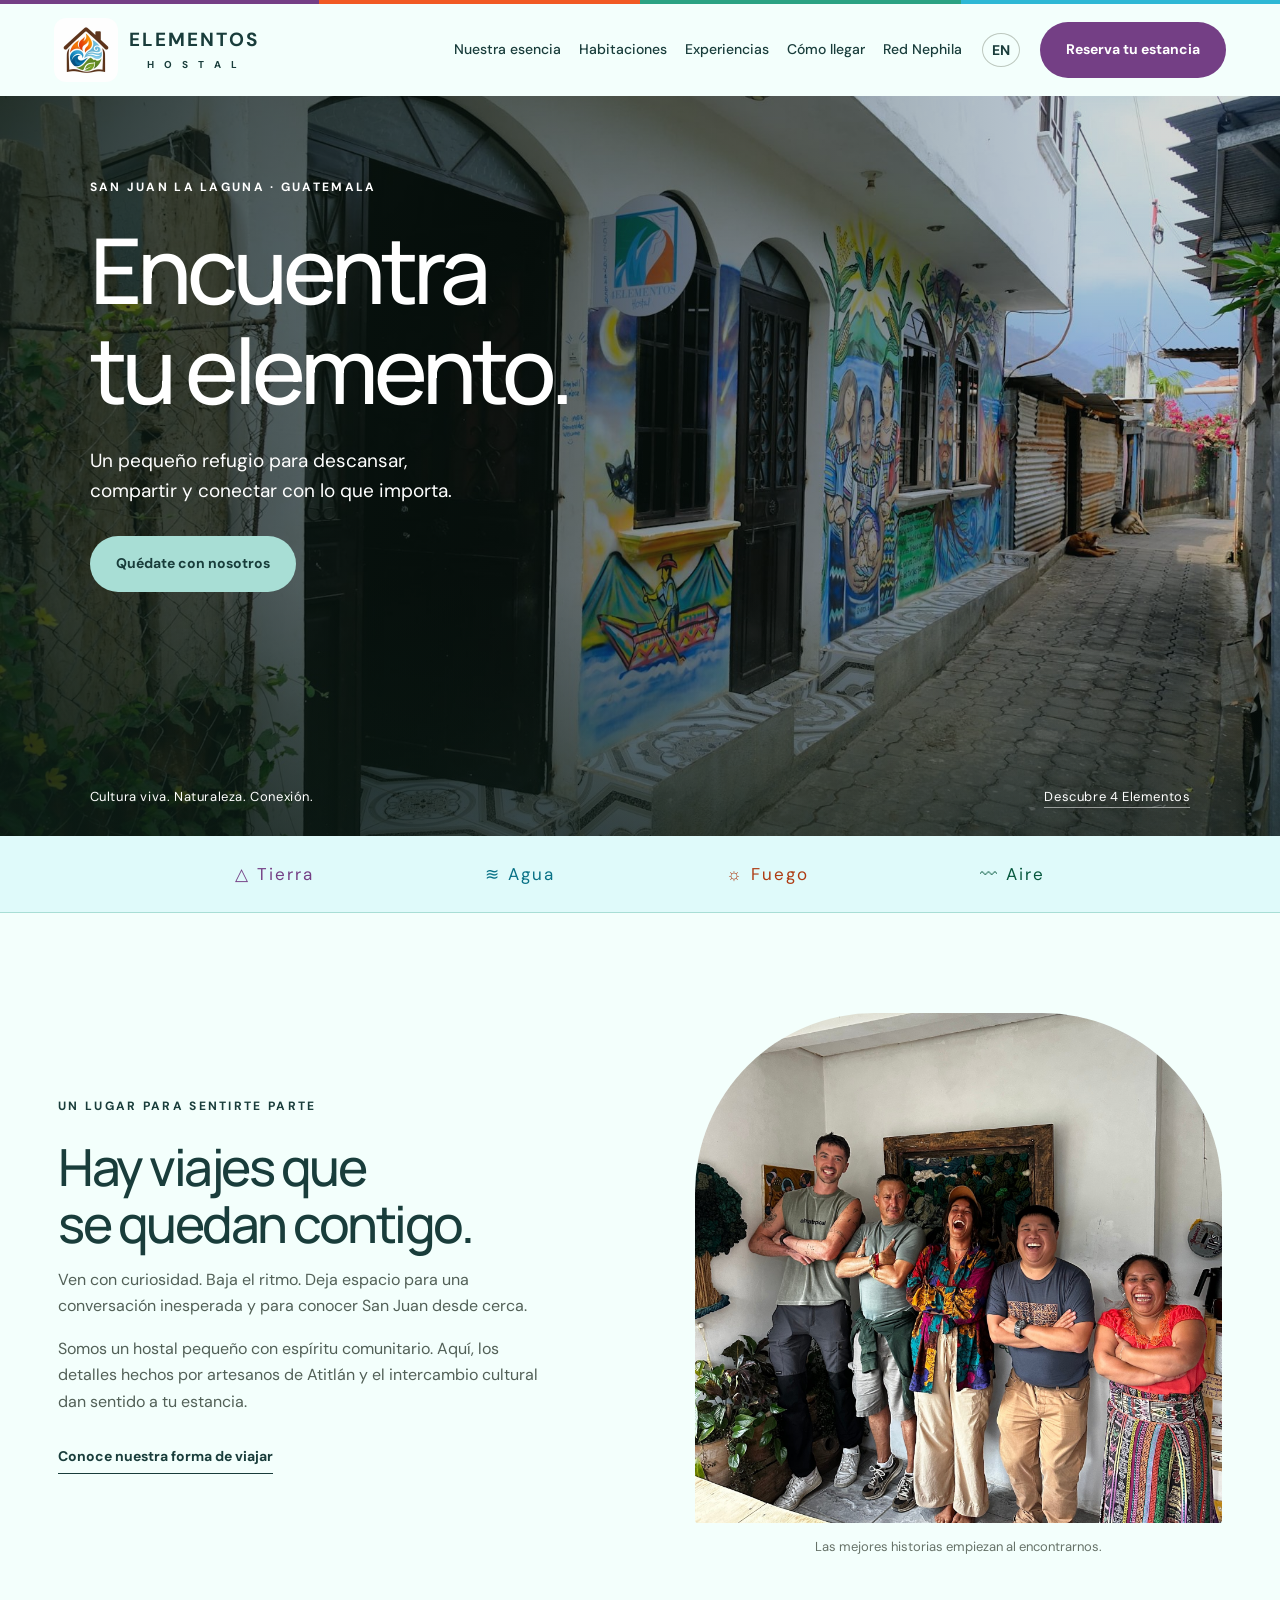
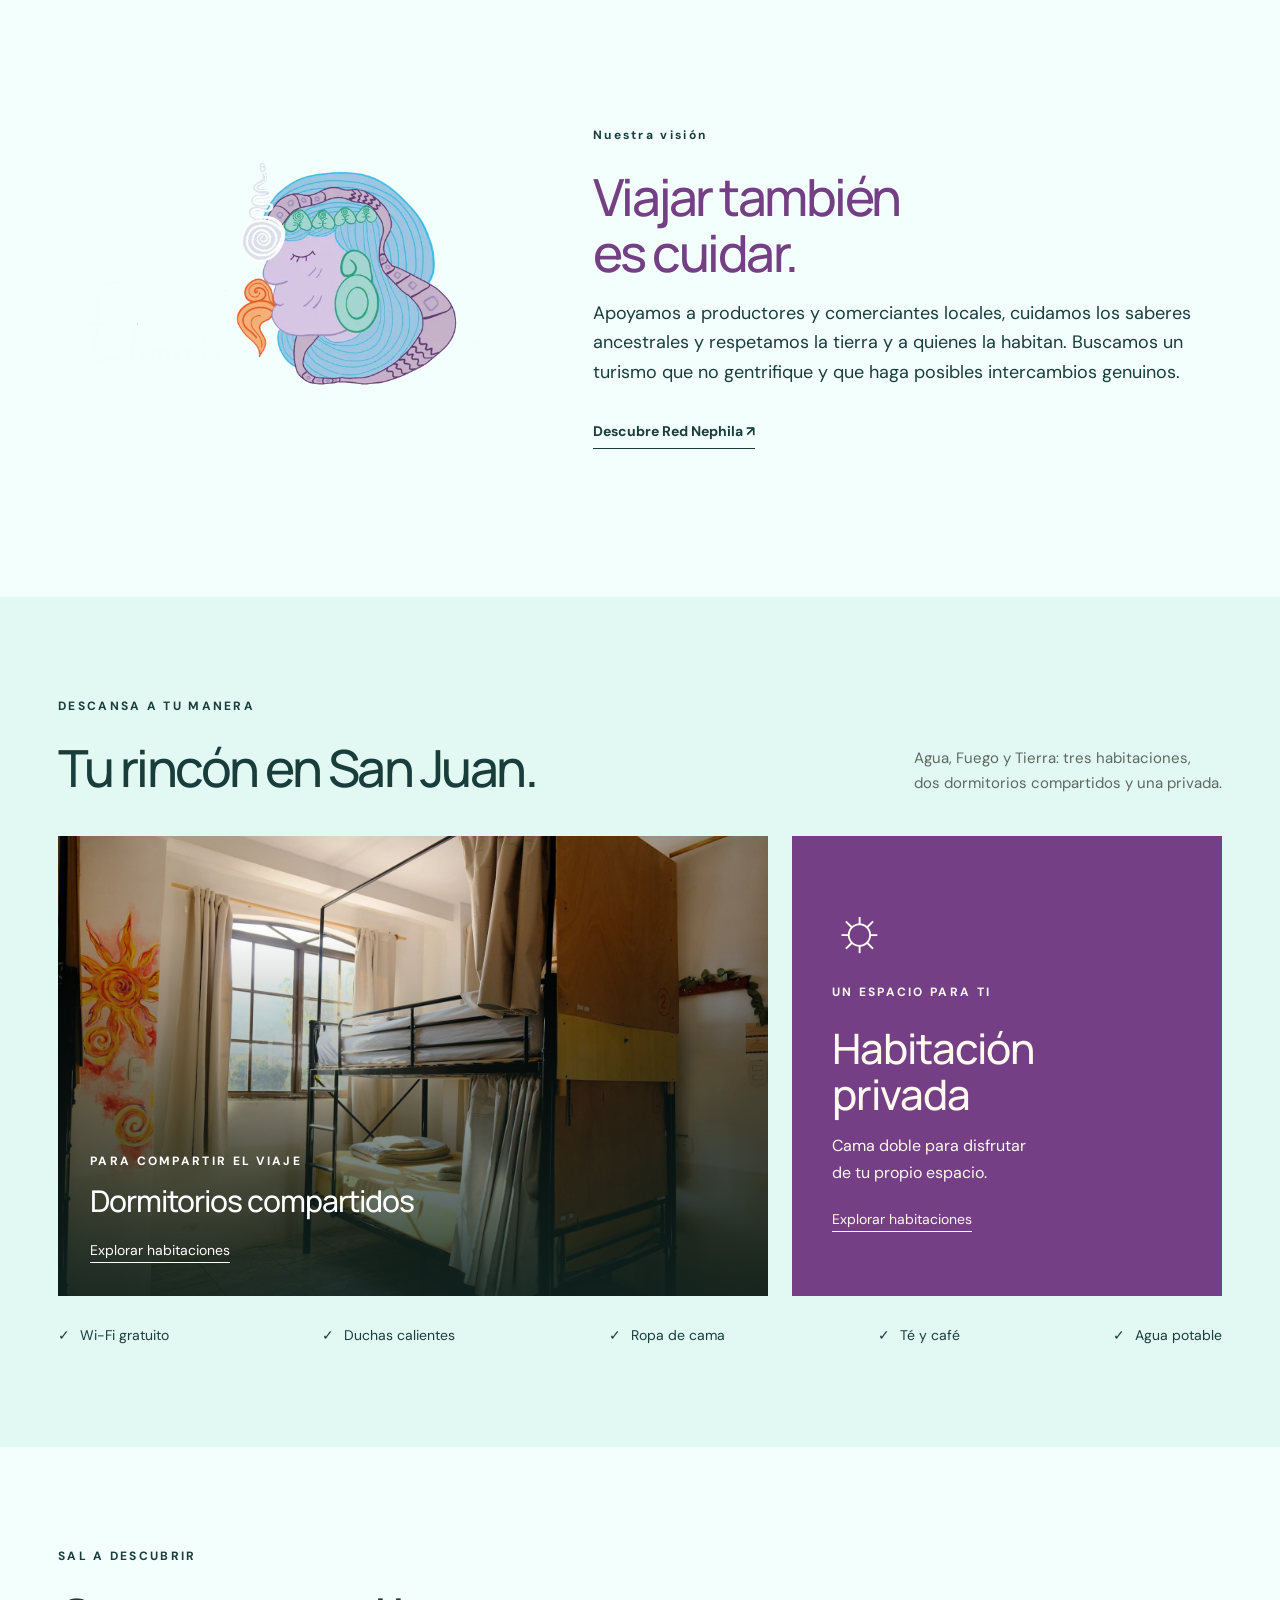
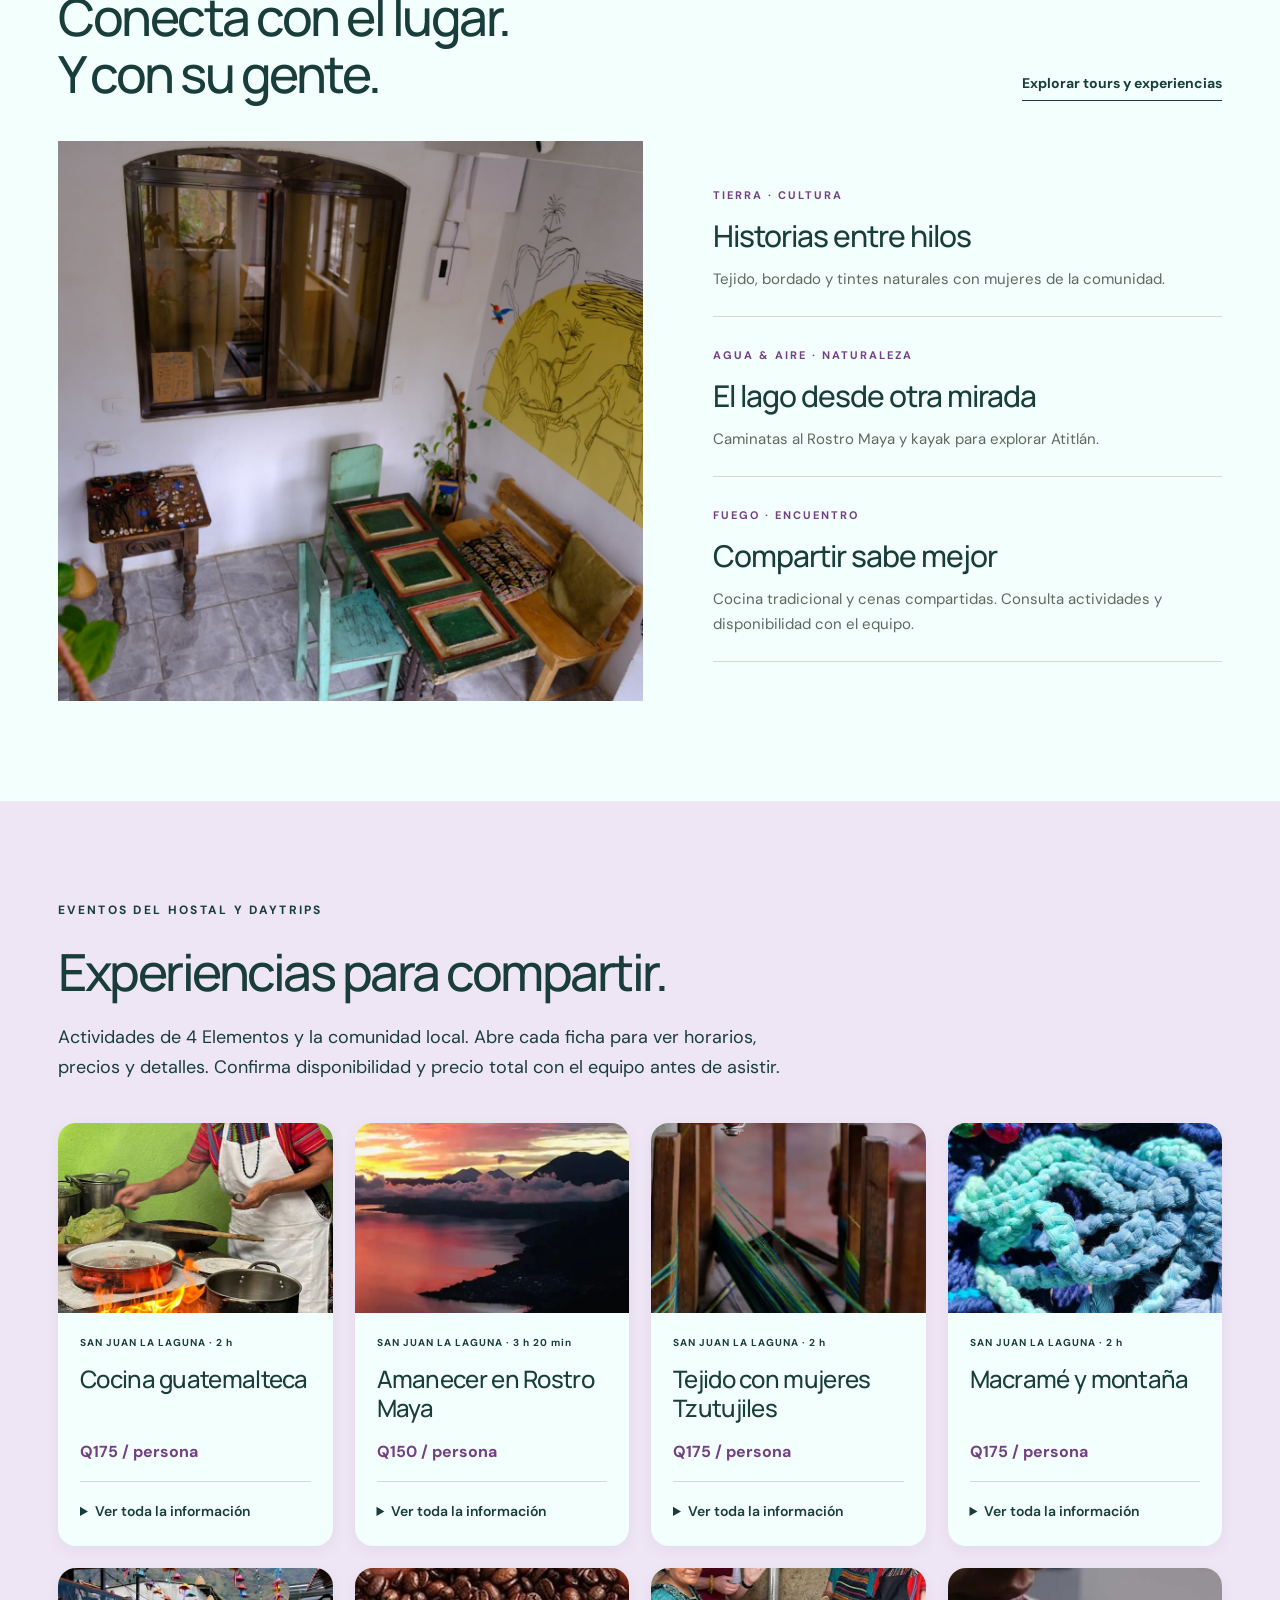
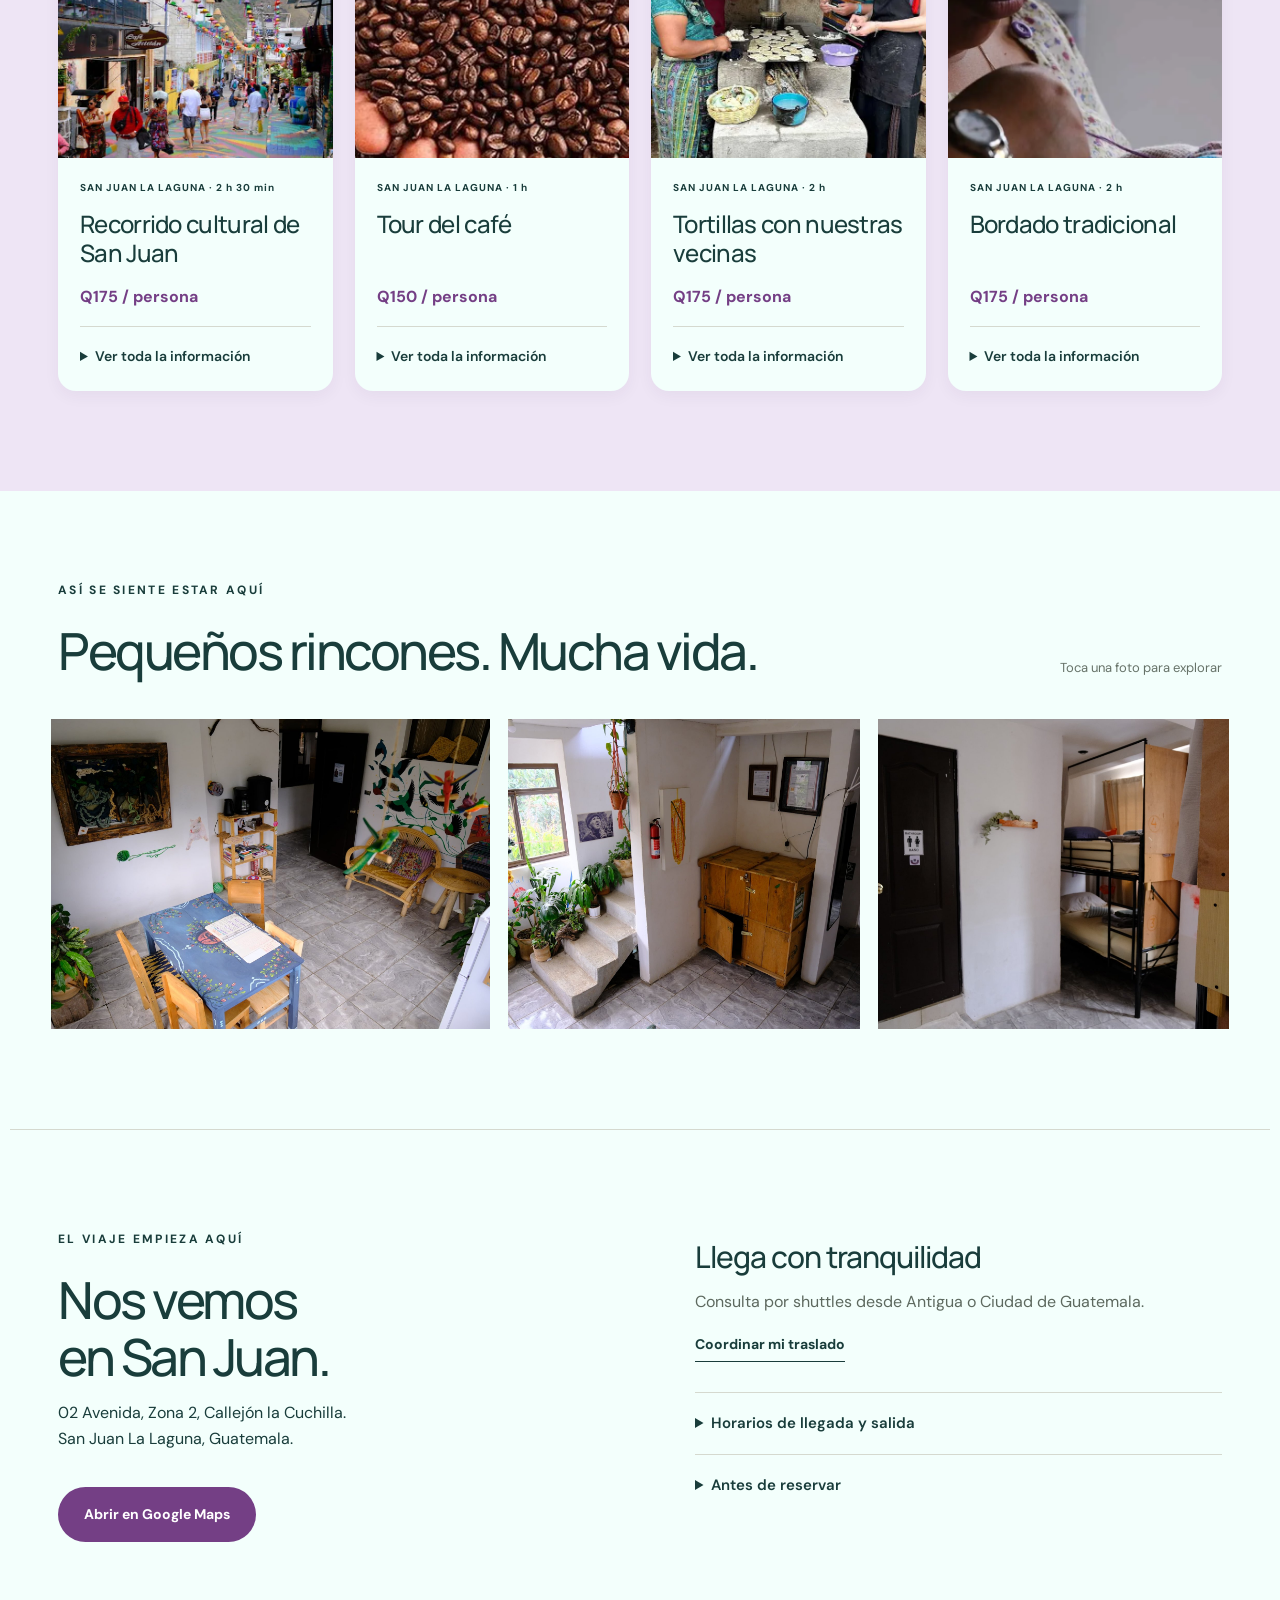
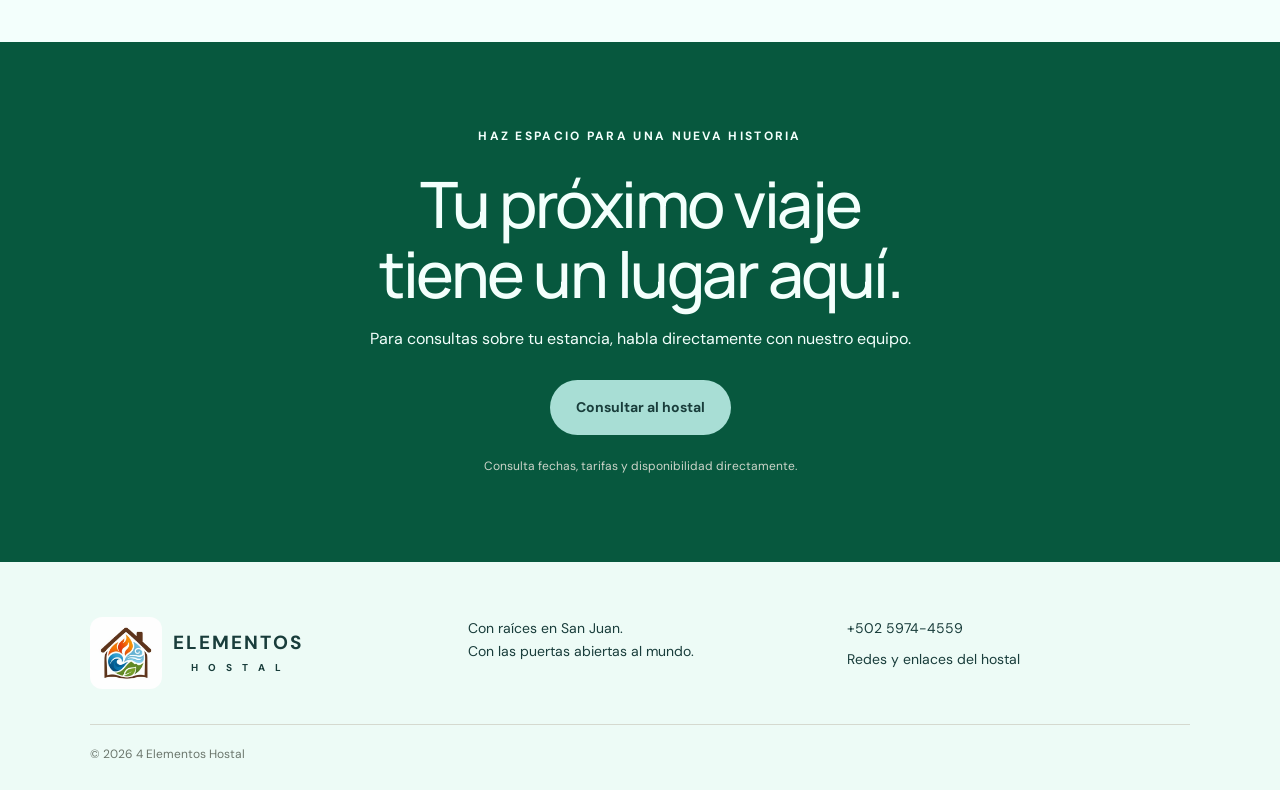
<file: index.html>
<!doctype html>
<html lang="es"><head><meta charset="utf-8"><meta name="viewport" content="width=device-width, initial-scale=1"><title>4 Elementos Hostal | San Juan La Laguna</title><meta name="description" content="Descansa, comparte y conecta en 4 Elementos Hostal. Hospedaje y experiencias comunitarias en San Juan La Laguna, Guatemala."><link rel="stylesheet" href="style.css?v=20261126-icon"><link rel="icon" type="image/png" href="assets/favicon.png"></head>
<body><a class="skip" href="#contenido">Ir al contenido</a><header><a class="brand" href="#inicio" aria-label="4 Elementos Hostal, inicio"><img class="brand-icon" src="assets/hostel-icon.webp" alt="" width="64" height="64"><span>ELEMENTOS<small>H O S T A L</small></span></a><button class="menu" aria-expanded="false" aria-controls="nav">Menú</button><nav id="nav"><a href="#nosotros">Nuestra esencia</a><a href="habitaciones.html">Habitaciones</a><a href="#experiencias">Experiencias</a><a href="#ubicacion">Cómo llegar</a><a href="red-nephila.html">Red Nephila</a></nav><a class="language" href="index-en.html" lang="en" hreflang="en" aria-label="Read this page in English">EN</a><a class="button header-book" href="#reservar">Reserva tu estancia</a></header>
<main id="contenido"><section class="hero" id="inicio"><img class="hero-image" src="assets/hostal-3.jpg" alt="Fachada de 4 Elementos Hostal, decorada con murales de la cultura local" fetchpriority="high"><div class="hero-shade"></div><div class="hero-copy"><p class="eyebrow">SAN JUAN LA LAGUNA · GUATEMALA</p><h1>Encuentra<br>tu elemento.</h1><p>Un pequeño refugio para descansar,<br>compartir y conectar con lo que importa.</p><a class="button sand" href="#habitaciones">Quédate con nosotros</a></div><div class="hero-bottom"><span>Cultura viva. Naturaleza. Conexión.</span><a href="#nosotros">Descubre 4 Elementos</a></div></section>
<div class="elements" aria-label="Los cuatro elementos"><span>△ Tierra</span><span>≋ Agua</span><span>☼ Fuego</span><span>〰 Aire</span></div>
<section class="intro wrap" id="nosotros"><div><p class="eyebrow">UN LUGAR PARA SENTIRTE PARTE</p><h2>Hay viajes que<br>se quedan contigo.</h2><p>Ven con curiosidad. Baja el ritmo. Deja espacio para una conversación inesperada y para conocer San Juan desde cerca.</p><p>Somos un hostal pequeño con espíritu comunitario. Aquí, los detalles hechos por artesanos de Atitlán y el intercambio cultural dan sentido a tu estancia.</p><a class="text-link" href="#experiencias">Conoce nuestra forma de viajar</a></div><figure><img src="assets/hostal-0.jpg" alt="Viajeros y anfitrionas compartiendo en el hostal" loading="lazy"><figcaption>Las mejores historias empiezan al encontrarnos.</figcaption></figure></section>
<section class="ethos wrap"><img class="ethos-art" src="assets/elementos-illustration.webp" alt="" loading="lazy"><div><p class="eyebrow">Nuestra visión</p><h2>Viajar también<br>es cuidar.</h2><p>Apoyamos a productores y comerciantes locales, cuidamos los saberes ancestrales y respetamos la tierra y a quienes la habitan. Buscamos un turismo que no gentrifique y que haga posibles intercambios genuinos.</p><a class="text-link" href="red-nephila.html">Descubre Red Nephila ↗</a></div></section>
<section class="rooms" id="habitaciones"><div class="wrap"><div class="section-head"><div><p class="eyebrow">DESCANSA A TU MANERA</p><h2>Tu rincón en San Juan.</h2></div><p>Agua, Fuego y Tierra: tres habitaciones,<br>dos dormitorios compartidos y una privada.</p></div><div class="room-grid"><article class="room-photo"><img src="assets/hostal-5.jpg" alt="Dormitorio con literas, cortinas y luz natural" loading="lazy"><div><span class="eyebrow">PARA COMPARTIR EL VIAJE</span><h3>Dormitorios compartidos</h3><a href="habitaciones.html">Explorar habitaciones</a></div></article><article class="private-room"><span class="sun" aria-hidden="true">☼</span><p class="eyebrow">UN ESPACIO PARA TI</p><h3>Habitación<br>privada</h3><p>Cama doble para disfrutar<br>de tu propio espacio.</p><a href="habitaciones.html">Explorar habitaciones</a></article></div><div class="amenities"><span>Wi-Fi gratuito</span><span>Duchas calientes</span><span>Ropa de cama</span><span>Té y café</span><span>Agua potable</span></div></div></section>
<section class="wrap experiences" id="experiencias"><div class="section-head"><div><p class="eyebrow">SAL A DESCUBRIR</p><h2>Conecta con el lugar.<br>Y con su gente.</h2></div><a class="text-link" href="#eventos">Explorar tours y experiencias</a></div><div class="experience-layout"><img src="assets/hostal-2.jpg" alt="Arte local, guitarra y área de convivencia del hostal" loading="lazy"><div class="experience-list"><article><span>TIERRA · CULTURA</span><h3>Historias entre hilos</h3><p>Tejido, bordado y tintes naturales con mujeres de la comunidad.</p></article><article><span>AGUA & AIRE · NATURALEZA</span><h3>El lago desde otra mirada</h3><p>Caminatas al Rostro Maya y kayak para explorar Atitlán.</p></article><article><span>FUEGO · ENCUENTRO</span><h3>Compartir sabe mejor</h3><p>Cocina tradicional y cenas compartidas. Consulta actividades y disponibilidad con el equipo.</p></article></div></div></section>
<section class="hostel-events" id="eventos"><div class="wrap"><p class="eyebrow">EVENTOS DEL HOSTAL Y DAYTRIPS</p><h2>Experiencias para compartir.</h2><p class="events-intro">Actividades de 4 Elementos y la comunidad local. Abre cada ficha para ver horarios, precios y detalles. Confirma disponibilidad y precio total con el equipo antes de asistir.</p><div class="events-grid"><article class="event-card"><img src="assets/event-cocina.webp" alt="Cocina guatemalteca" loading="lazy" width="600" height="400"><div class="event-body"><p class="eyebrow">SAN JUAN LA LAGUNA · 2 h</p><h3>Cocina guatemalteca</h3><p class="event-price">Q175 / persona</p><details><summary>Ver toda la información</summary><p>Prepara platos tradicionales con una familia local, descubre ingredientes de San Juan y comparte historias alrededor de la comida.</p><dl><dt>Horario</dt><dd>Todos los días; horario adaptable.</dd><dt>Duración</dt><dd>2 h</dd><dt>Pago</dt><dd>Solo efectivo. Para 2 o más: Q150 por persona.</dd></dl><a class="text-link" href="https://wa.me/50259744559?text=Hola%2C%20quisiera%20informaci%C3%B3n%20sobre%20Cocina%20guatemalteca.%20Fecha%3A%20__.%20Personas%3A%20__." target="_blank" rel="noopener">Consultar al hostal ↗</a></details></div></article><article class="event-card"><img src="assets/event-amanecer.webp" alt="Amanecer en Rostro Maya" loading="lazy" width="600" height="400"><div class="event-body"><p class="eyebrow">SAN JUAN LA LAGUNA · 3 h 20 min</p><h3>Amanecer en Rostro Maya</h3><p class="event-price">Q150 / persona</p><details><summary>Ver toda la información</summary><p>Contempla el amanecer sobre Atitlán y sus volcanes. Traslado de San Juan a Santa Clara y caminata de 30–45 minutos hasta el mirador. Incluye transporte, guía local, entrada y bebida caliente en la cima.</p><dl><dt>Horario</dt><dd>Todos los días. Salida 04:00 desde 4 Elementos Hostal; regreso 07:20.</dd><dt>Duración</dt><dd>3 h 20 min</dd><dt>Pago</dt><dd>Solo efectivo. </dd></dl><a class="text-link" href="https://wa.me/50259744559?text=Hola%2C%20quisiera%20informaci%C3%B3n%20sobre%20Amanecer%20en%20Rostro%20Maya.%20Fecha%3A%20__.%20Personas%3A%20__." target="_blank" rel="noopener">Consultar al hostal ↗</a></details></div></article><article class="event-card"><img src="assets/event-tejido.webp" alt="Tejido con mujeres Tzutujiles" loading="lazy" width="600" height="400"><div class="event-body"><p class="eyebrow">SAN JUAN LA LAGUNA · 2 h</p><h3>Tejido con mujeres Tzutujiles</h3><p class="event-price">Q175 / persona</p><details><summary>Ver toda la información</summary><p>Aprende a tejer con mujeres de San Juan y conoce las tradiciones ancestrales que transmiten a través de sus manos, historias e hilos.</p><dl><dt>Horario</dt><dd>Todos los días; horario adaptable.</dd><dt>Duración</dt><dd>2 h</dd><dt>Pago</dt><dd>Solo efectivo. Para 2 o más: Q150 por persona.</dd></dl><p class="event-policy">Cancelación o reprogramación: con 48 horas de anticipación.</p><a class="text-link" href="https://wa.me/50259744559?text=Hola%2C%20quisiera%20informaci%C3%B3n%20sobre%20Tejido%20con%20mujeres%20Tzutujiles.%20Fecha%3A%20__.%20Personas%3A%20__." target="_blank" rel="noopener">Consultar al hostal ↗</a></details></div></article><article class="event-card"><img src="assets/event-macrame.webp" alt="Macramé y montaña" loading="lazy" width="600" height="400"><div class="event-body"><p class="eyebrow">SAN JUAN LA LAGUNA · 2 h</p><h3>Macramé y montaña</h3><p class="event-price">Q175 / persona</p><details><summary>Ver toda la información</summary><p>Aprende los nudos básicos paso a paso, comparte un momento creativo en buena compañía y llévate tu propia pieza hecha a mano.</p><dl><dt>Horario</dt><dd>Todos los días; horario adaptable.</dd><dt>Duración</dt><dd>2 h</dd><dt>Pago</dt><dd>Solo efectivo. Para 2 o más: Q150 por persona.</dd></dl><a class="text-link" href="https://wa.me/50259744559?text=Hola%2C%20quisiera%20informaci%C3%B3n%20sobre%20Macram%C3%A9%20y%20monta%C3%B1a.%20Fecha%3A%20__.%20Personas%3A%20__." target="_blank" rel="noopener">Consultar al hostal ↗</a></details></div></article><article class="event-card"><img src="assets/event-cultural.webp" alt="Recorrido cultural de San Juan" loading="lazy" width="600" height="400"><div class="event-body"><p class="eyebrow">SAN JUAN LA LAGUNA · 2 h 30 min</p><h3>Recorrido cultural de San Juan</h3><p class="event-price">Q175 / persona</p><details><summary>Ver toda la información</summary><p>Explora los murales, el arte y los sabores del pueblo. Conoce las tradiciones del cacao, el tejido y la producción de miel.</p><dl><dt>Horario</dt><dd>Martes y viernes a las 10:00.</dd><dt>Duración</dt><dd>2 h 30 min</dd><dt>Pago</dt><dd>Solo efectivo. Para 2 o más: Q150 por persona.</dd></dl><a class="text-link" href="https://wa.me/50259744559?text=Hola%2C%20quisiera%20informaci%C3%B3n%20sobre%20Recorrido%20cultural%20de%20San%20Juan.%20Fecha%3A%20__.%20Personas%3A%20__." target="_blank" rel="noopener">Consultar al hostal ↗</a></details></div></article><article class="event-card"><img src="assets/event-cafe.webp" alt="Tour del café" loading="lazy" width="600" height="400"><div class="event-body"><p class="eyebrow">SAN JUAN LA LAGUNA · 1 h</p><h3>Tour del café</h3><p class="event-price">Q150 / persona</p><details><summary>Ver toda la información</summary><p>Conoce a agricultores locales y sus métodos tradicionales y orgánicos. Sigue el proceso del grano al tueste y termina con una degustación guiada de café artesanal.</p><dl><dt>Horario</dt><dd>Todos los días; horario adaptable.</dd><dt>Duración</dt><dd>1 h</dd><dt>Pago</dt><dd>Solo efectivo. </dd></dl><p class="event-policy">Cancelación o reprogramación: con 48 horas de anticipación.</p><a class="text-link" href="https://wa.me/50259744559?text=Hola%2C%20quisiera%20informaci%C3%B3n%20sobre%20Tour%20del%20caf%C3%A9.%20Fecha%3A%20__.%20Personas%3A%20__." target="_blank" rel="noopener">Consultar al hostal ↗</a></details></div></article><article class="event-card"><img src="assets/event-tortillas.webp" alt="Tortillas con nuestras vecinas" loading="lazy" width="600" height="400"><div class="event-body"><p class="eyebrow">SAN JUAN LA LAGUNA · 2 h</p><h3>Tortillas con nuestras vecinas</h3><p class="event-price">Q175 / persona</p><details><summary>Ver toda la información</summary><p>Prepara tortillas desde cero con las mujeres del vecindario. Aprende técnicas tradicionales y comparte una experiencia cercana a la vida cotidiana de San Juan.</p><dl><dt>Horario</dt><dd>Todos los días a las 14:00; horario adaptable.</dd><dt>Duración</dt><dd>2 h</dd><dt>Pago</dt><dd>Solo efectivo. Para 2 o más: Q150 por persona.</dd></dl><a class="text-link" href="https://wa.me/50259744559?text=Hola%2C%20quisiera%20informaci%C3%B3n%20sobre%20Tortillas%20con%20nuestras%20vecinas.%20Fecha%3A%20__.%20Personas%3A%20__." target="_blank" rel="noopener">Consultar al hostal ↗</a></details></div></article><article class="event-card"><img src="assets/event-bordado.webp" alt="Bordado tradicional" loading="lazy" width="600" height="400"><div class="event-body"><p class="eyebrow">SAN JUAN LA LAGUNA · 2 h</p><h3>Bordado tradicional</h3><p class="event-price">Q175 / persona</p><details><summary>Ver toda la información</summary><p>Aprende técnicas básicas con artesanas locales como Helena, portadoras de un oficio transmitido entre generaciones. Crea un diseño propio y personaliza tu ropa.</p><dl><dt>Horario</dt><dd>Todos los días a las 14:00; horario adaptable.</dd><dt>Duración</dt><dd>2 h</dd><dt>Pago</dt><dd>Solo efectivo. Para 2 o más: Q150 por persona.</dd></dl><a class="text-link" href="https://wa.me/50259744559?text=Hola%2C%20quisiera%20informaci%C3%B3n%20sobre%20Bordado%20tradicional.%20Fecha%3A%20__.%20Personas%3A%20__." target="_blank" rel="noopener">Consultar al hostal ↗</a></details></div></article></div></div></section>
<section class="gallery-section"><div class="wrap section-head"><div><p class="eyebrow">ASÍ SE SIENTE ESTAR AQUÍ</p><h2>Pequeños rincones. Mucha vida.</h2></div><span>Toca una foto para explorar</span></div><div class="gallery"><button data-photo="4" aria-label="Ampliar foto del área común"><img src="assets/hostal-4.jpg" alt="Área común con libros y muebles pintados a mano" loading="lazy"></button><button data-photo="1" aria-label="Ampliar foto de los interiores"><img src="assets/hostal-1.jpg" alt="Plantas y casilleros en el interior" loading="lazy"></button><button data-photo="6" aria-label="Ampliar foto del dormitorio"><img src="assets/hostal-6.jpg" alt="Interior del dormitorio compartido" loading="lazy"></button></div></section>
<section class="wrap location" id="ubicacion"><div><p class="eyebrow">EL VIAJE EMPIEZA AQUÍ</p><h2>Nos vemos<br>en San Juan.</h2><p>02 Avenida, Zona 2, Callejón la Cuchilla.<br>San Juan La Laguna, Guatemala.</p><a class="button" href="https://maps.app.goo.gl/E6eyQ7zN2aMoFNok7" target="_blank" rel="noopener">Abrir en Google Maps</a></div><div class="arrival"><h3>Llega con tranquilidad</h3><p>Consulta por shuttles desde Antigua o Ciudad de Guatemala.</p><a class="text-link" href="https://wa.me/50259744559?text=Hola%2C%20quisiera%20informacion%20sobre%20shuttles%20a%204%20Elementos%20Hostal." target="_blank" rel="noopener">Coordinar mi traslado</a><details><summary>Horarios de llegada y salida</summary><p>Check-in: 14:00–20:00.<br>Check-out: hasta las 11:00.</p></details><details><summary>Antes de reservar</summary><p>Pago en efectivo. Confirma tarifa total, impuestos y condiciones al reservar. Silencio de 22:00 a 07:00.</p></details></div></section>
<section class="booking" id="reservar"><p class="eyebrow">HAZ ESPACIO PARA UNA NUEVA HISTORIA</p><h2>Tu próximo viaje<br>tiene un lugar aquí.</h2><p>Para consultas sobre tu estancia, habla directamente con nuestro equipo.</p><div class="booking-buttons"><a class="button sand" href="https://wa.me/50259744559?text=Hola%2C%20me%20gustaria%20consultar%20disponibilidad%20en%204%20Elementos%20Hostal." target="_blank" rel="noopener">Consultar al hostal</a></div><p class="booking-note">Consulta fechas, tarifas y disponibilidad directamente.</p></section></main>
<footer><a class="brand" href="#inicio"><img class="brand-icon" src="assets/hostel-icon.webp" alt="" width="64" height="64"><span>ELEMENTOS<small>H O S T A L</small></span></a><p>Con raíces en San Juan.<br>Con las puertas abiertas al mundo.</p><div><a href="tel:+50259744559">+502 5974-4559</a><a href="https://linktr.ee/4elementoshostal" target="_blank" rel="noopener">Redes y enlaces del hostal</a></div><small>© <span id="year">2026</span> 4 Elementos Hostal</small></footer>
<dialog aria-label="Galería de fotos"><button class="close" aria-label="Cerrar galería">Cerrar ×</button><img alt=""><p></p></dialog><script src="app.js"></script></body></html>
</file>
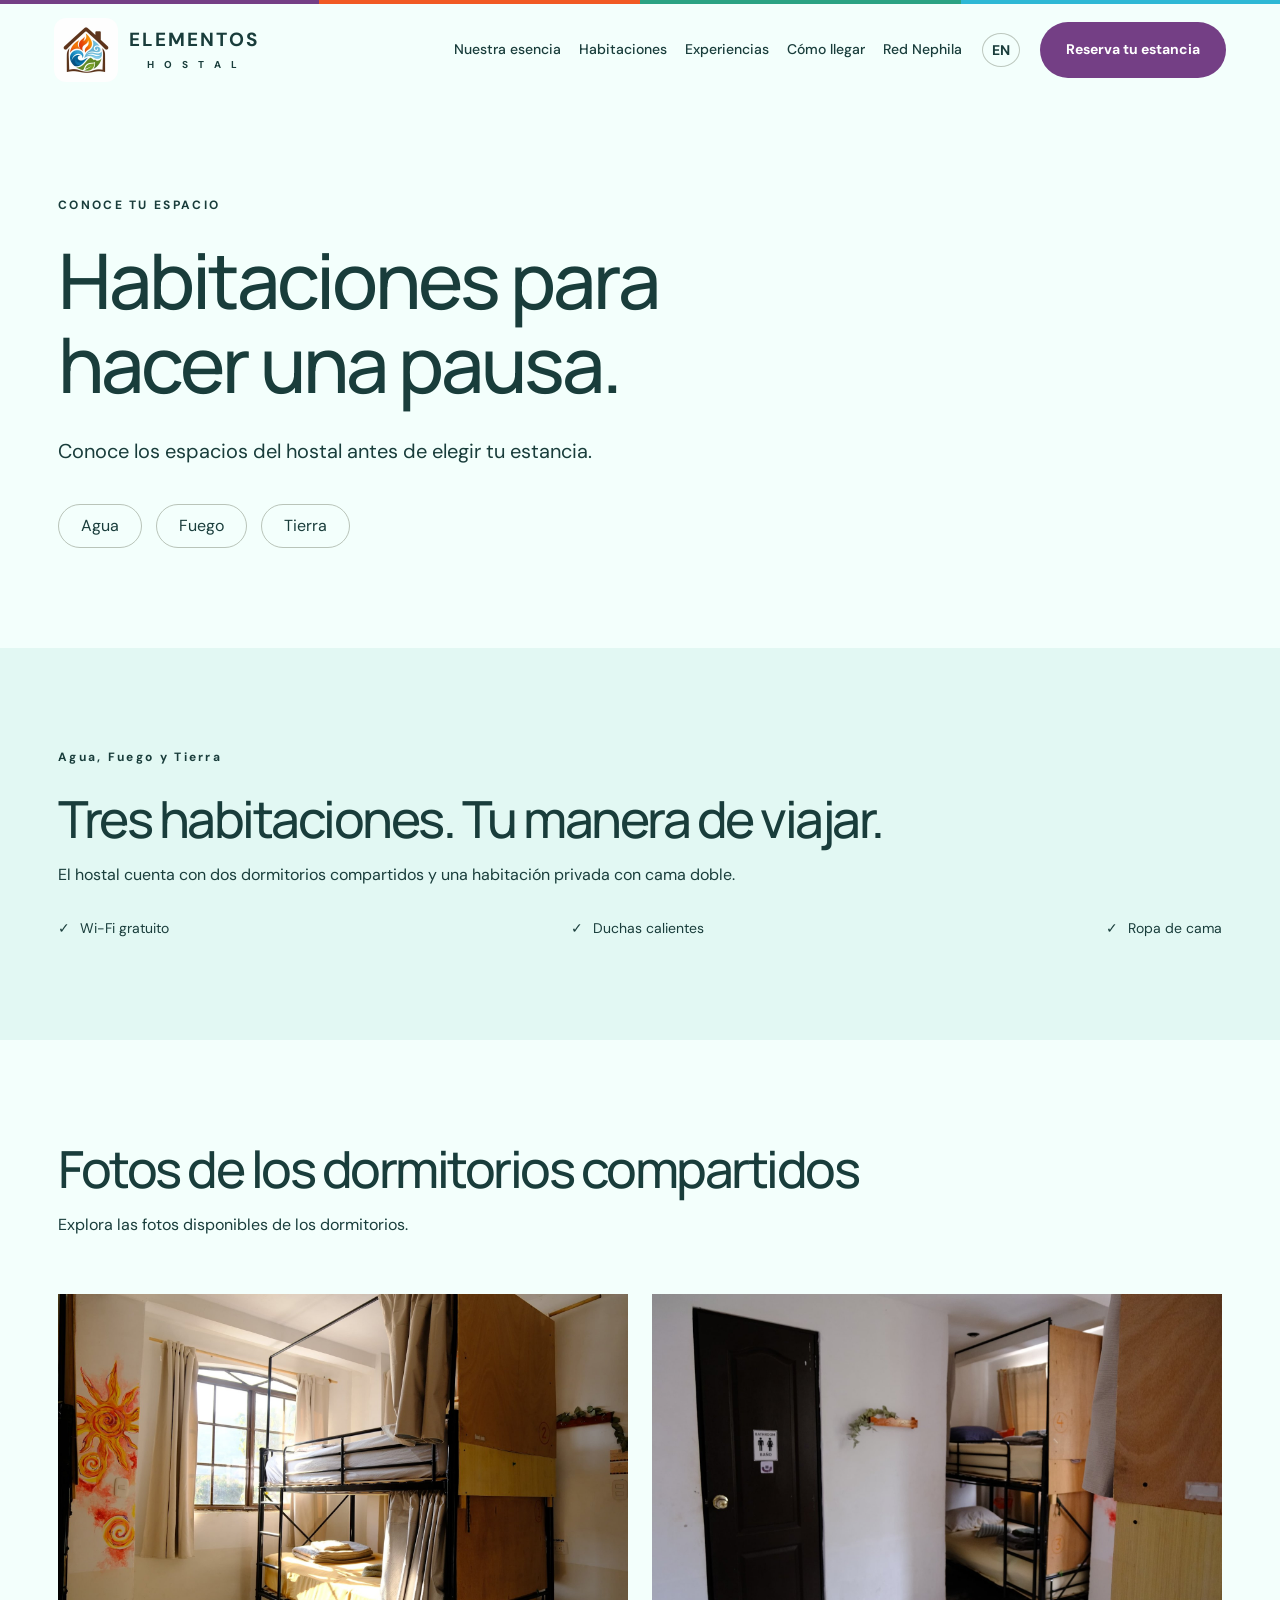
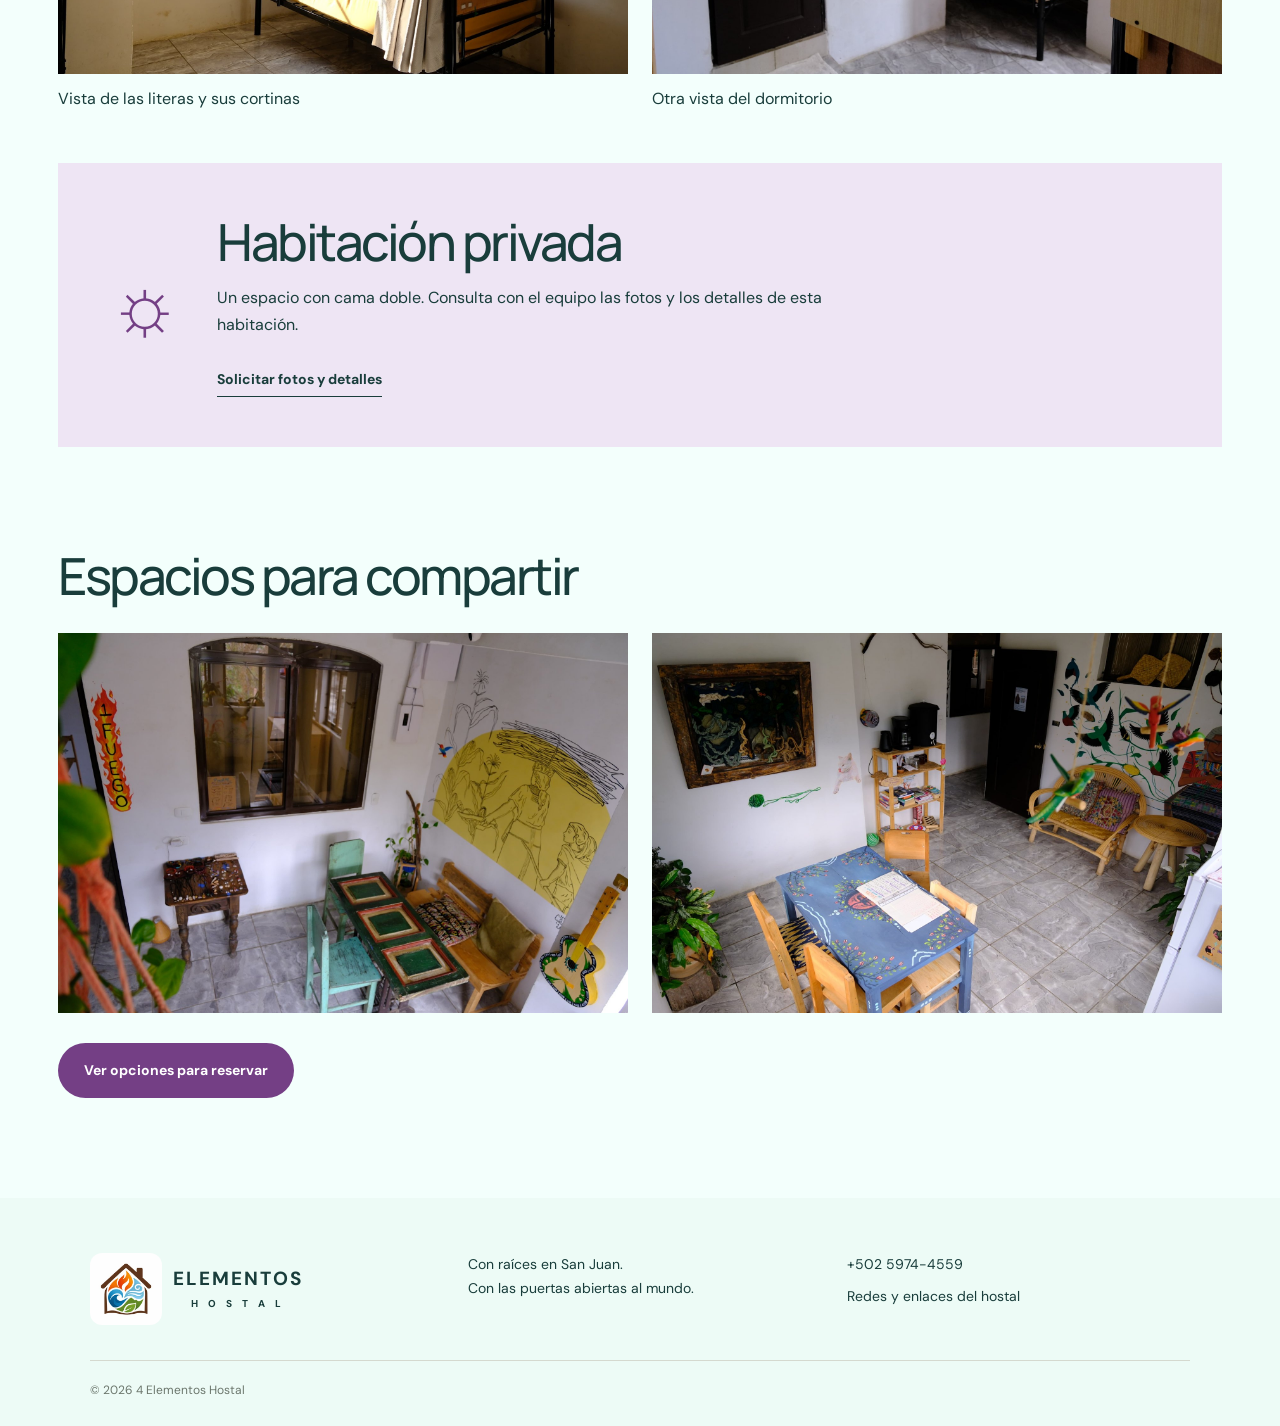
<file: habitaciones.html>
<!doctype html>
<html lang="es"><head><meta charset="utf-8"><meta name="viewport" content="width=device-width, initial-scale=1"><title>Habitaciones | 4 Elementos Hostal</title><meta name="description" content="Descansa, comparte y conecta en 4 Elementos Hostal. Hospedaje y experiencias comunitarias en San Juan La Laguna, Guatemala."><link rel="stylesheet" href="style.css?v=20261126-icon"><link rel="icon" type="image/png" href="assets/favicon.png"></head>
<body><a class="skip" href="#contenido">Ir al contenido</a><header><a class="brand" href="index.html#inicio" aria-label="4 Elementos Hostal, inicio"><img class="brand-icon" src="assets/hostel-icon.webp" alt="" width="64" height="64"><span>ELEMENTOS<small>H O S T A L</small></span></a><button class="menu" aria-expanded="false" aria-controls="nav">Menú</button><nav id="nav"><a href="index.html#nosotros">Nuestra esencia</a><a href="habitaciones.html">Habitaciones</a><a href="index.html#experiencias">Experiencias</a><a href="index.html#ubicacion">Cómo llegar</a><a href="red-nephila.html">Red Nephila</a></nav><a class="language" href="rooms-en.html" lang="en" hreflang="en" aria-label="Read this page in English">EN</a><a class="button header-book" href="index.html#reservar">Reserva tu estancia</a></header>
<main id="contenido"><section class="page-hero wrap"><p class="eyebrow">CONOCE TU ESPACIO</p><h1>Habitaciones para<br>hacer una pausa.</h1><p>Conoce los espacios del hostal antes de elegir tu estancia.</p><div class="room-names"><span>Agua</span><span>Fuego</span><span>Tierra</span></div></section><section class="rooms"><div class="wrap"><p class="eyebrow">Agua, Fuego y Tierra</p><h2>Tres habitaciones. Tu manera de viajar.</h2><p>El hostal cuenta con dos dormitorios compartidos y una habitación privada con cama doble.</p><div class="amenities"><span>Wi-Fi gratuito</span><span>Duchas calientes</span><span>Ropa de cama</span></div></div></section><section class="wrap"><div class="section-head"><div><h2>Fotos de los dormitorios compartidos</h2><p>Explora las fotos disponibles de los dormitorios.</p></div></div><div class="room-gallery"><button data-photo="5" aria-label="Ampliar foto del dormitorio"><img src="assets/hostal-5.jpg" alt="Vista de las literas y sus cortinas"><span>Vista de las literas y sus cortinas</span></button><button data-photo="6" aria-label="Ampliar foto del dormitorio"><img src="assets/hostal-6.jpg" alt="Otra vista del dormitorio"><span>Otra vista del dormitorio</span></button></div><div class="private-detail"><span class="sun" aria-hidden="true">☼</span><div><h2>Habitación privada</h2><p>Un espacio con cama doble. Consulta con el equipo las fotos y los detalles de esta habitación.</p><a class="text-link" href="https://wa.me/50259744559?text=Hola%2C%20%C2%BFpodr%C3%ADan%20compartir%20fotos%20y%20detalles%20de%20la%20habitaci%C3%B3n%20privada%3F" target="_blank" rel="noopener">Solicitar fotos y detalles</a></div></div></section><section class="wrap shared-spaces"><h2>Espacios para compartir</h2><div class="room-gallery"><button data-photo="2" aria-label="Ampliar foto del área común"><img src="assets/hostal-2.jpg" alt="Arte local, guitarra y área de convivencia del hostal" loading="lazy"></button><button data-photo="4" aria-label="Ampliar foto del área común"><img src="assets/hostal-4.jpg" alt="Área común con libros y muebles pintados a mano" loading="lazy"></button></div><a class="button" href="index.html#reservar">Ver opciones para reservar</a></section></main><footer><a class="brand" href="index.html#inicio"><img class="brand-icon" src="assets/hostel-icon.webp" alt="" width="64" height="64"><span>ELEMENTOS<small>H O S T A L</small></span></a><p>Con raíces en San Juan.<br>Con las puertas abiertas al mundo.</p><div><a href="tel:+50259744559">+502 5974-4559</a><a href="https://linktr.ee/4elementoshostal" target="_blank" rel="noopener">Redes y enlaces del hostal</a></div><small>© <span id="year">2026</span> 4 Elementos Hostal</small></footer>
<dialog aria-label="Galería de fotos"><button class="close" aria-label="Cerrar galería">Cerrar ×</button><img alt=""><p></p></dialog><script src="app.js"></script></body></html>
</file>
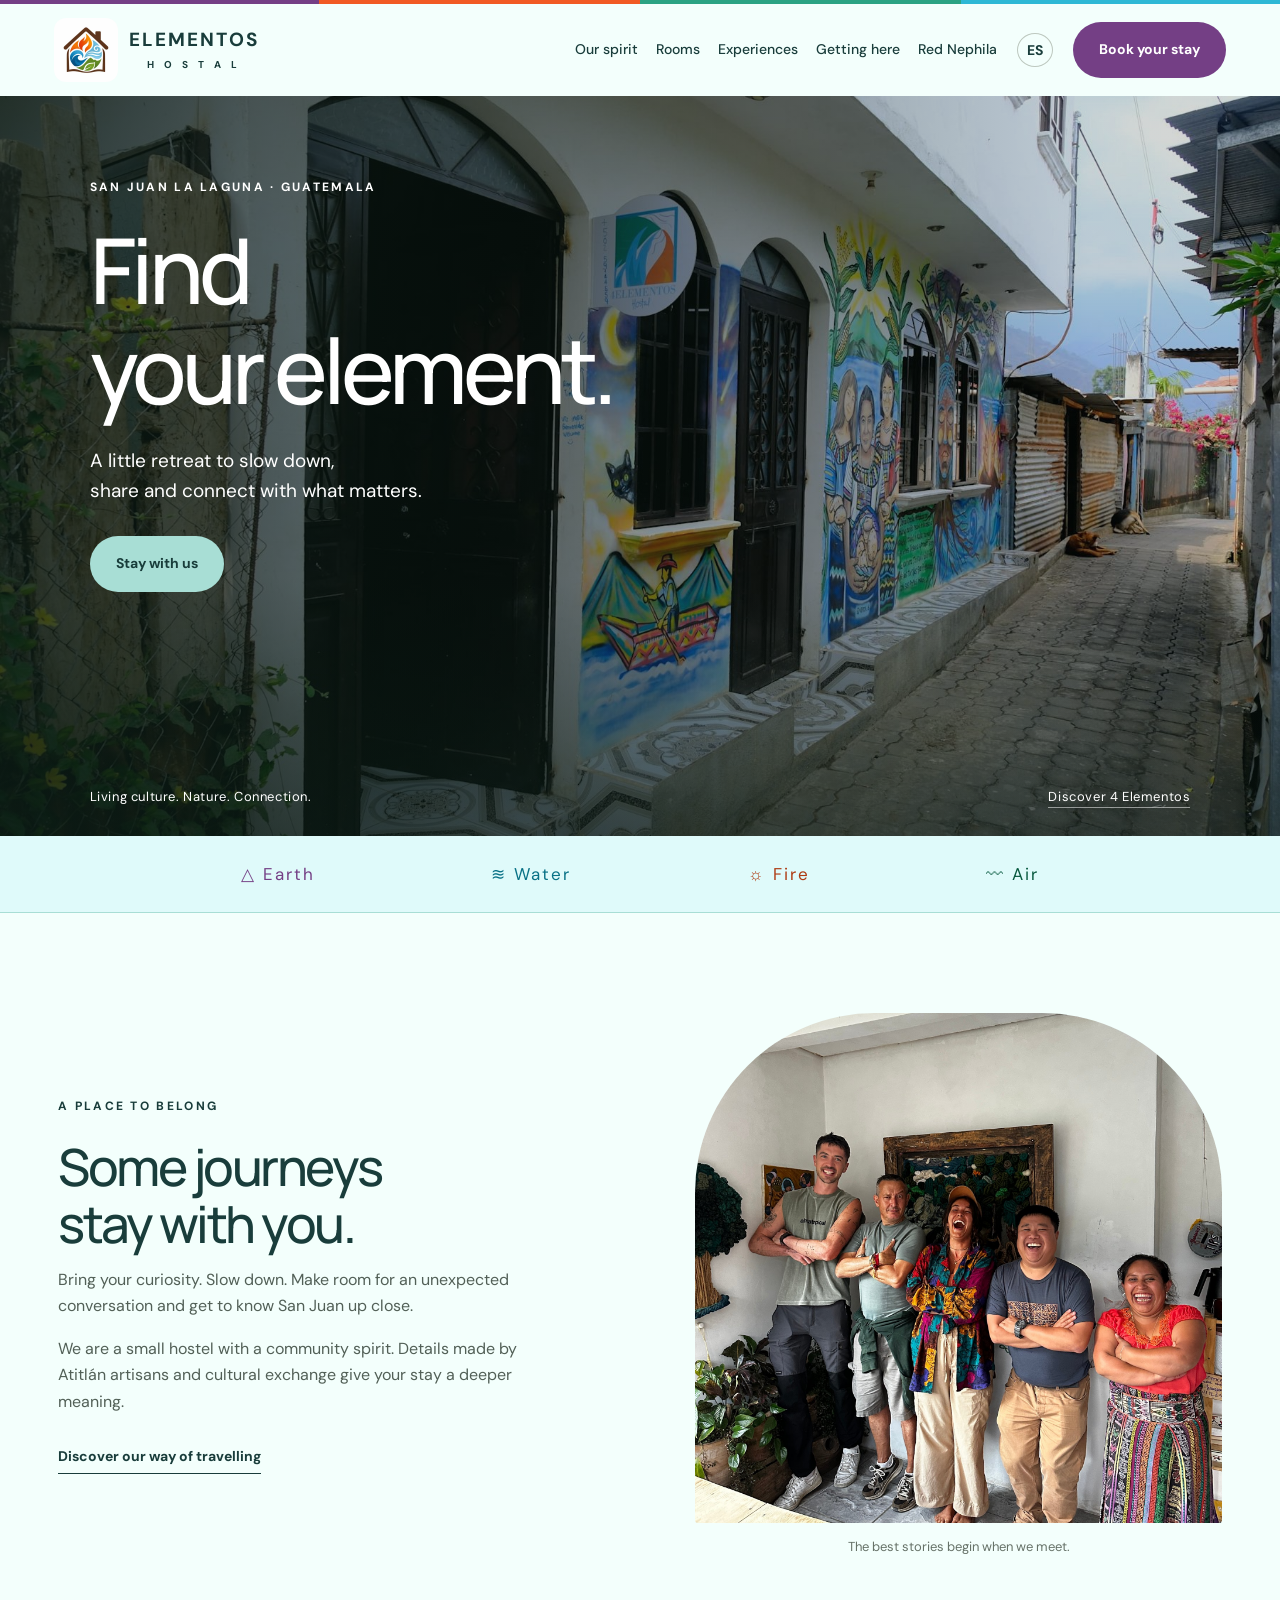
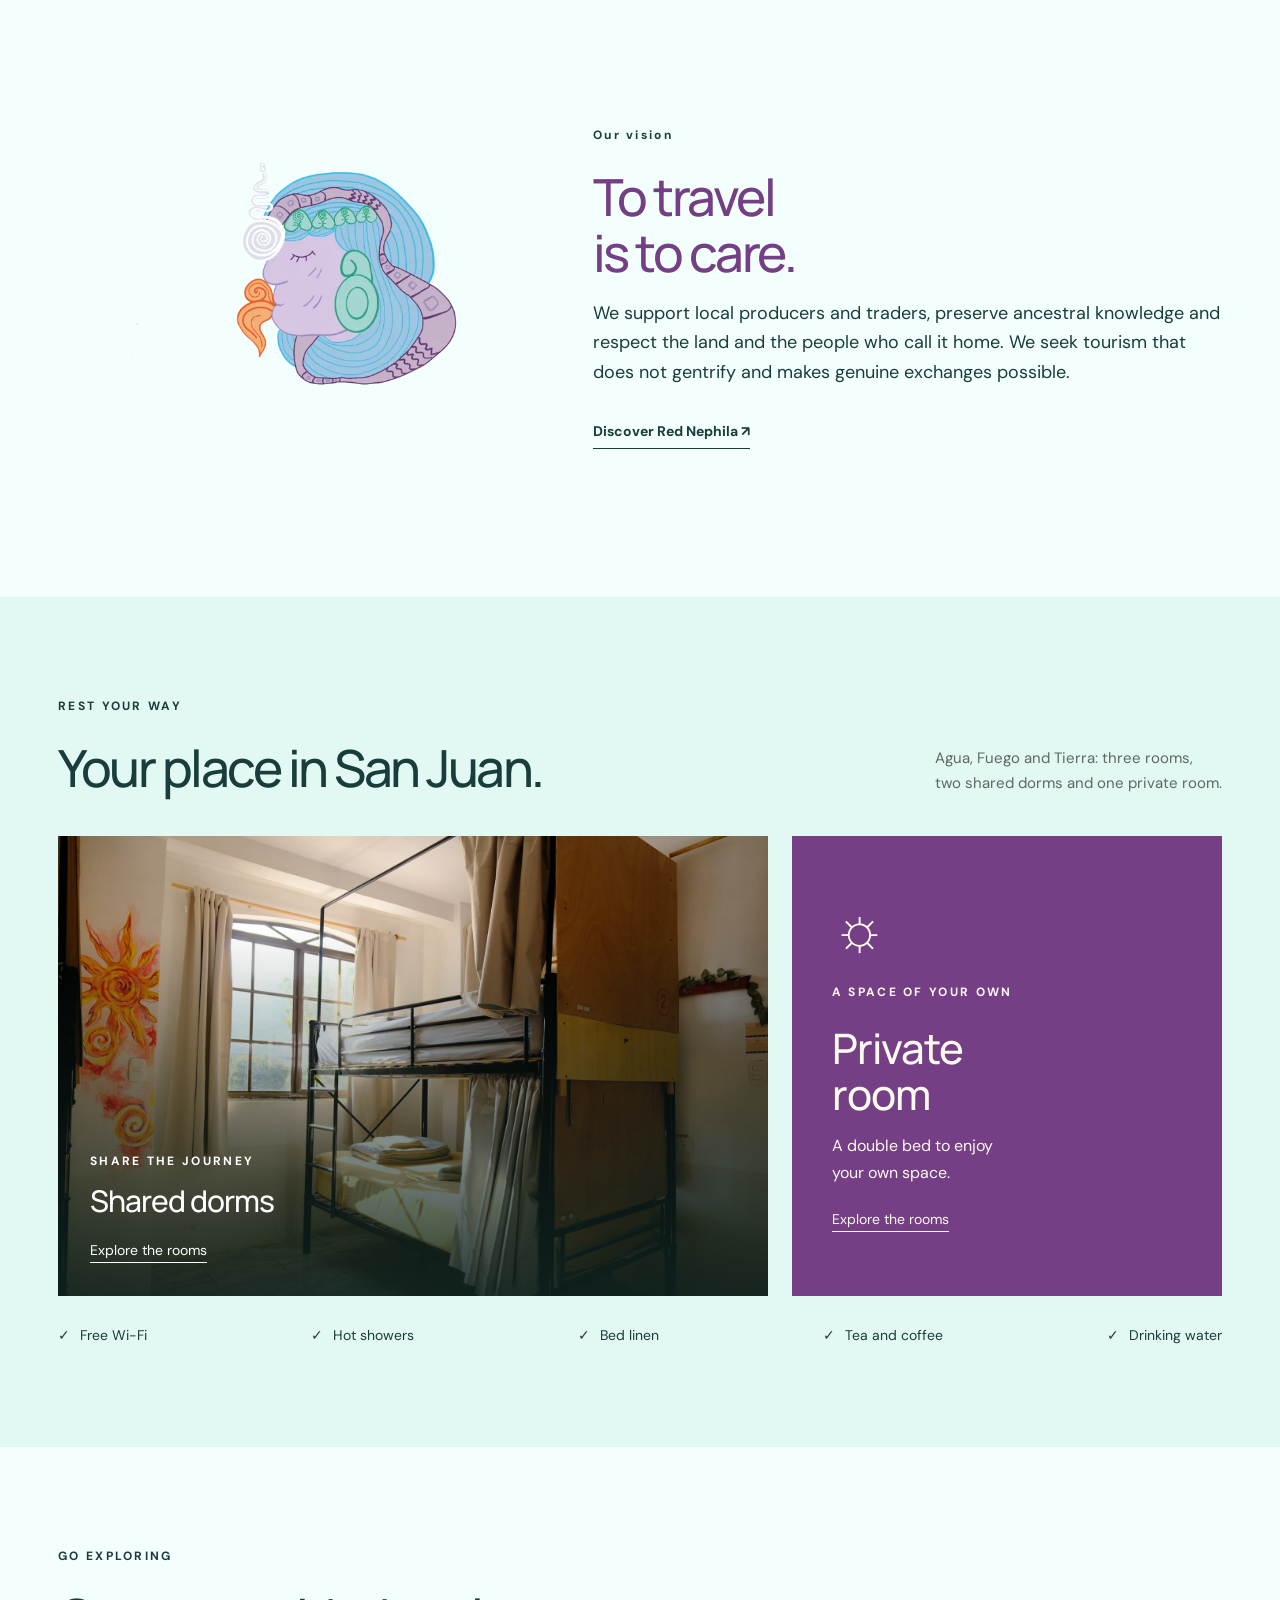
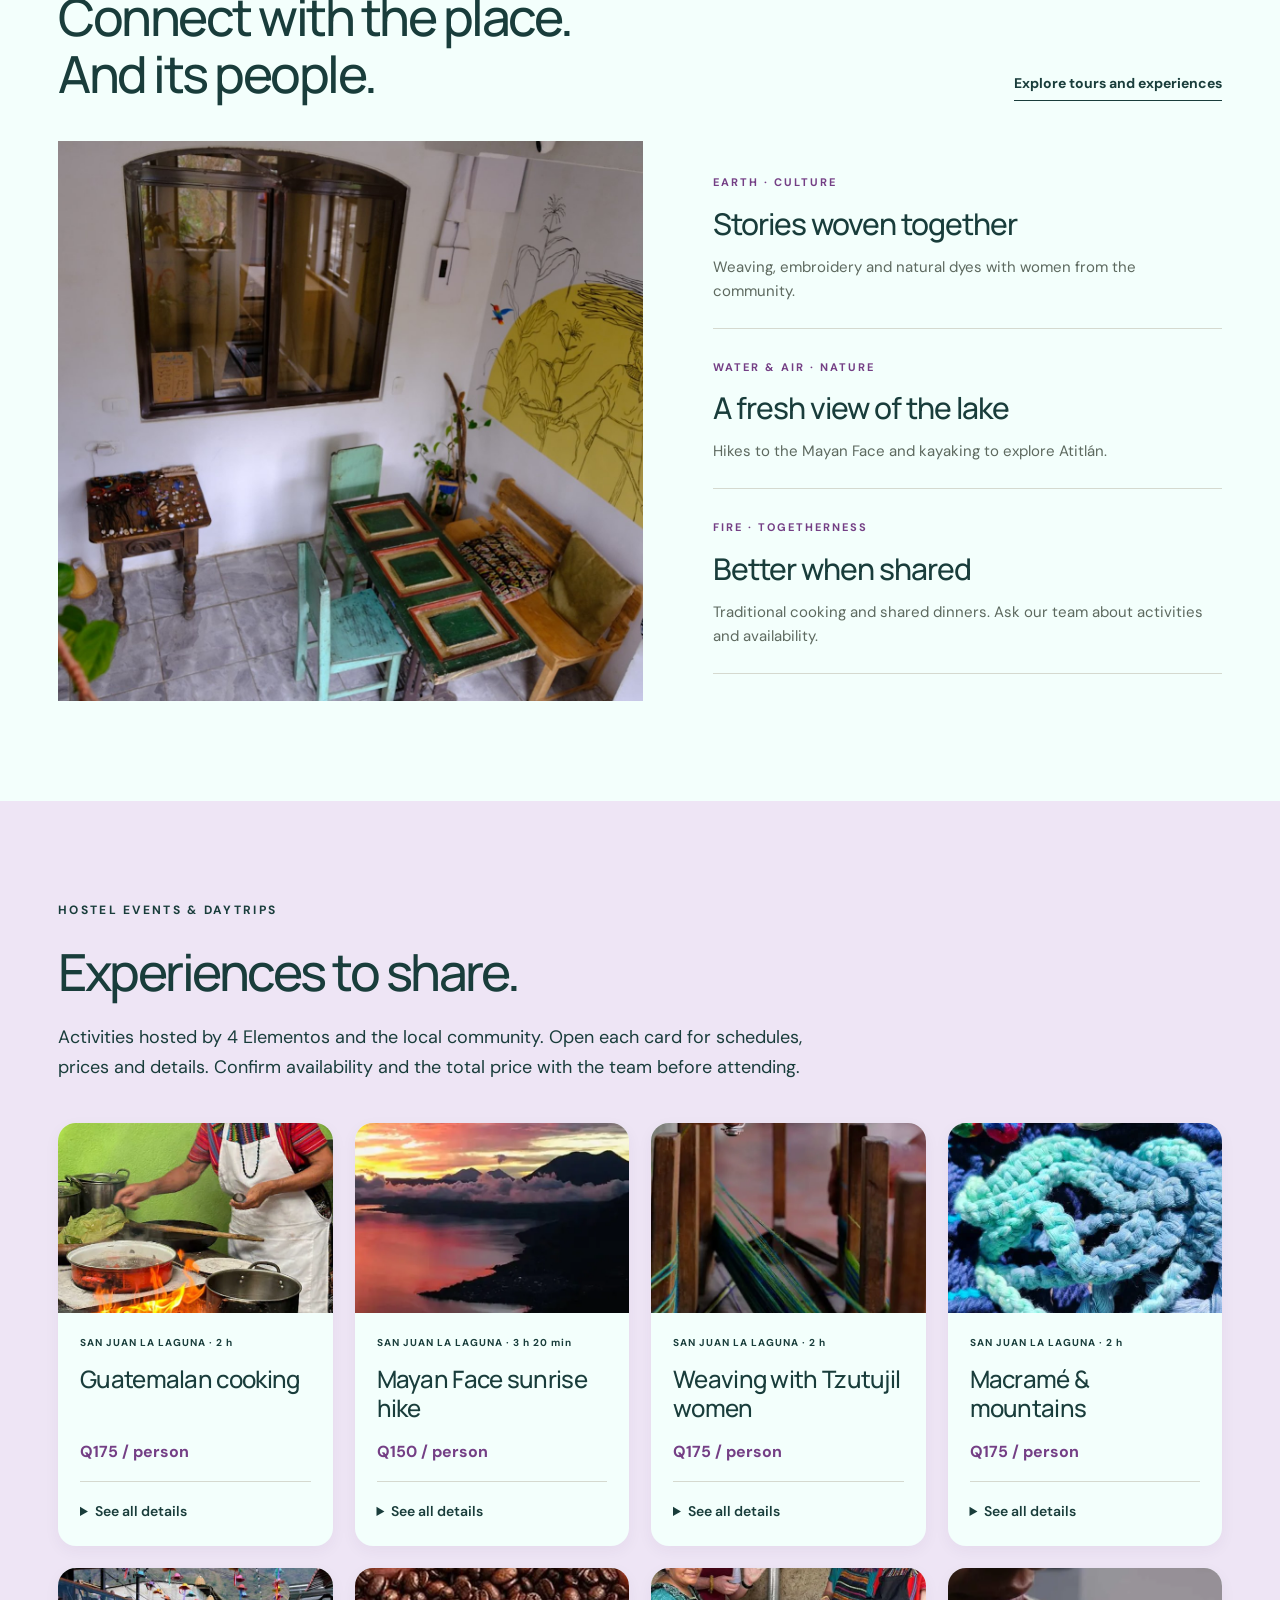
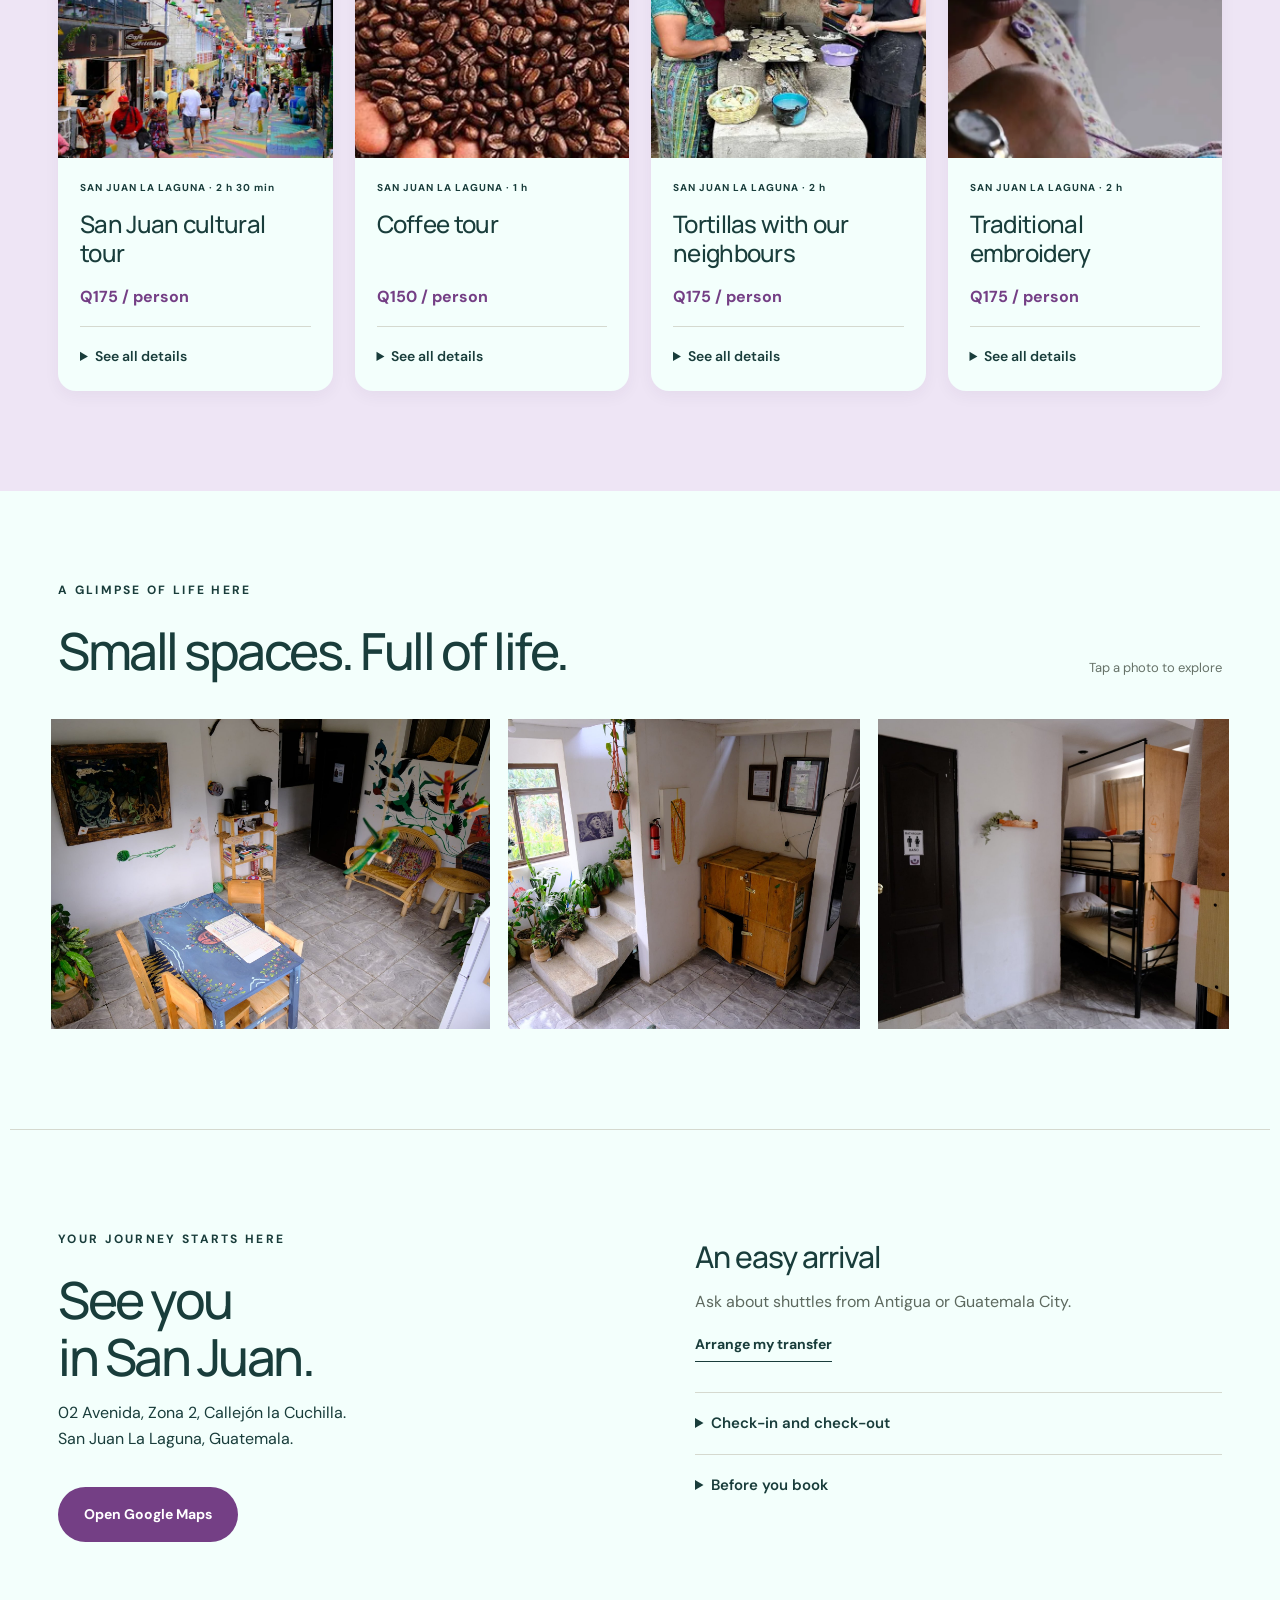
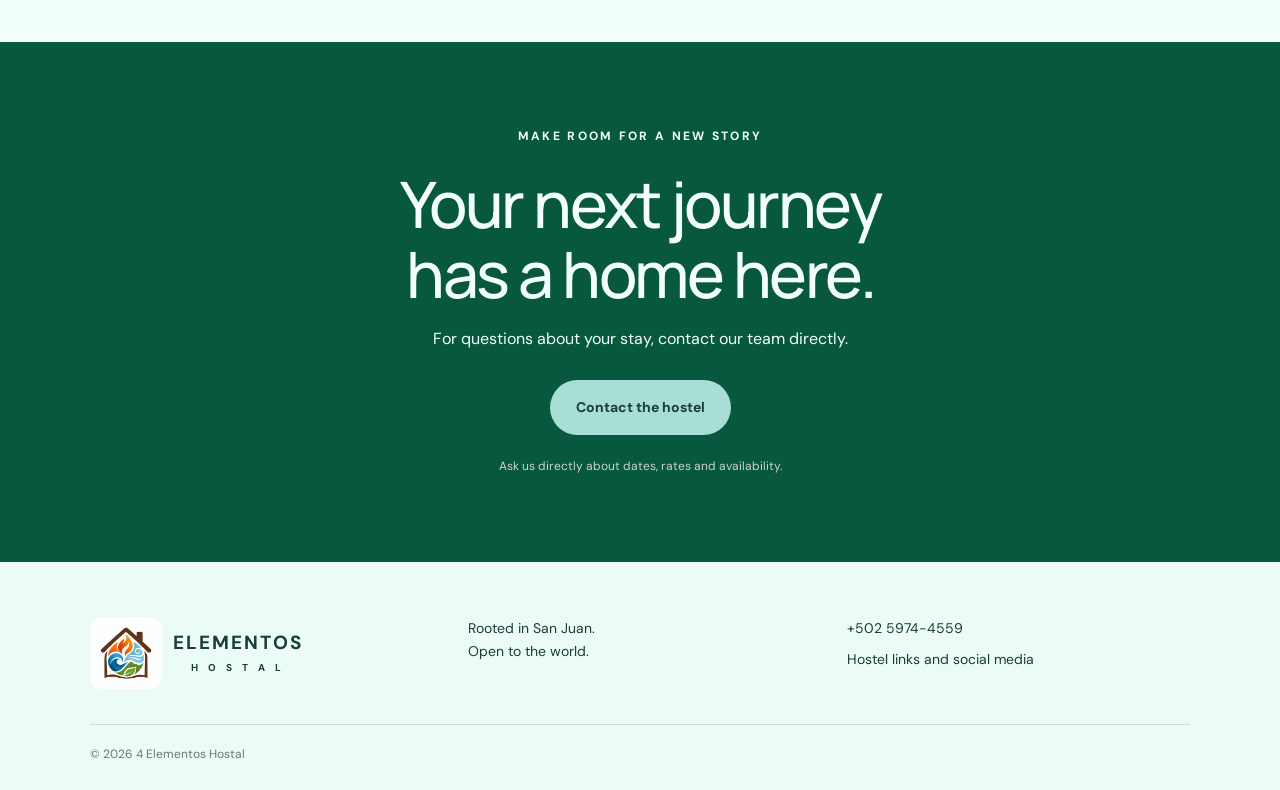
<file: index-en.html>
<!doctype html>
<html lang="en"><head><meta charset="utf-8"><meta name="viewport" content="width=device-width, initial-scale=1"><title>4 Elementos Hostal | San Juan La Laguna</title><meta name="description" content="Rest, share and connect at 4 Elementos Hostal. Accommodation and community experiences in San Juan La Laguna, Guatemala."><link rel="stylesheet" href="style.css?v=20261126-icon"><link rel="icon" type="image/png" href="assets/favicon.png"></head>
<body><a class="skip" href="#contenido">Skip to content</a><header><a class="brand" href="#inicio" aria-label="4 Elementos Hostal, home"><img class="brand-icon" src="assets/hostel-icon.webp" alt="" width="64" height="64"><span>ELEMENTOS<small>H O S T A L</small></span></a><button class="menu" aria-expanded="false" aria-controls="nav">Menu</button><nav id="nav"><a href="#nosotros">Our spirit</a><a href="rooms-en.html">Rooms</a><a href="#experiencias">Experiences</a><a href="#ubicacion">Getting here</a><a href="red-nephila-en.html">Red Nephila</a></nav><a class="language" href="index.html" lang="es" hreflang="es" aria-label="Leer esta página en español">ES</a><a class="button header-book" href="#reservar">Book your stay</a></header>
<main id="contenido"><section class="hero" id="inicio"><img class="hero-image" src="assets/hostal-3.jpg" alt="4 Elementos Hostal facade with murals celebrating local culture" fetchpriority="high"><div class="hero-shade"></div><div class="hero-copy"><p class="eyebrow">SAN JUAN LA LAGUNA · GUATEMALA</p><h1>Find<br>your element.</h1><p>A little retreat to slow down,<br>share and connect with what matters.</p><a class="button sand" href="#habitaciones">Stay with us</a></div><div class="hero-bottom"><span>Living culture. Nature. Connection.</span><a href="#nosotros">Discover 4 Elementos</a></div></section>
<div class="elements" aria-label="The four elements"><span>△ Earth</span><span>≋ Water</span><span>☼ Fire</span><span>〰 Air</span></div>
<section class="intro wrap" id="nosotros"><div><p class="eyebrow">A PLACE TO BELONG</p><h2>Some journeys<br>stay with you.</h2><p>Bring your curiosity. Slow down. Make room for an unexpected conversation and get to know San Juan up close.</p><p>We are a small hostel with a community spirit. Details made by Atitlán artisans and cultural exchange give your stay a deeper meaning.</p><a class="text-link" href="#experiencias">Discover our way of travelling</a></div><figure><img src="assets/hostal-0.jpg" alt="Travellers and hosts together at the hostel" loading="lazy"><figcaption>The best stories begin when we meet.</figcaption></figure></section>
<section class="ethos wrap"><img class="ethos-art" src="assets/elementos-illustration.webp" alt="" loading="lazy"><div><p class="eyebrow">Our vision</p><h2>To travel<br>is to care.</h2><p>We support local producers and traders, preserve ancestral knowledge and respect the land and the people who call it home. We seek tourism that does not gentrify and makes genuine exchanges possible.</p><a class="text-link" href="red-nephila-en.html">Discover Red Nephila ↗</a></div></section>
<section class="rooms" id="habitaciones"><div class="wrap"><div class="section-head"><div><p class="eyebrow">REST YOUR WAY</p><h2>Your place in San Juan.</h2></div><p>Agua, Fuego and Tierra: three rooms,<br>two shared dorms and one private room.</p></div><div class="room-grid"><article class="room-photo"><img src="assets/hostal-5.jpg" alt="Dorm with bunk beds, curtains and natural light" loading="lazy"><div><span class="eyebrow">SHARE THE JOURNEY</span><h3>Shared dorms</h3><a href="rooms-en.html">Explore the rooms</a></div></article><article class="private-room"><span class="sun" aria-hidden="true">☼</span><p class="eyebrow">A SPACE OF YOUR OWN</p><h3>Private<br>room</h3><p>A double bed to enjoy<br>your own space.</p><a href="rooms-en.html">Explore the rooms</a></article></div><div class="amenities"><span>Free Wi-Fi</span><span>Hot showers</span><span>Bed linen</span><span>Tea and coffee</span><span>Drinking water</span></div></div></section>
<section class="wrap experiences" id="experiencias"><div class="section-head"><div><p class="eyebrow">GO EXPLORING</p><h2>Connect with the place.<br>And its people.</h2></div><a class="text-link" href="#eventos">Explore tours and experiences</a></div><div class="experience-layout"><img src="assets/hostal-2.jpg" alt="Local art, a guitar and the hostel common area" loading="lazy"><div class="experience-list"><article><span>EARTH · CULTURE</span><h3>Stories woven together</h3><p>Weaving, embroidery and natural dyes with women from the community.</p></article><article><span>WATER & AIR · NATURE</span><h3>A fresh view of the lake</h3><p>Hikes to the Mayan Face and kayaking to explore Atitlán.</p></article><article><span>FIRE · TOGETHERNESS</span><h3>Better when shared</h3><p>Traditional cooking and shared dinners. Ask our team about activities and availability.</p></article></div></div></section>
<section class="hostel-events" id="eventos"><div class="wrap"><p class="eyebrow">HOSTEL EVENTS & DAYTRIPS</p><h2>Experiences to share.</h2><p class="events-intro">Activities hosted by 4 Elementos and the local community. Open each card for schedules, prices and details. Confirm availability and the total price with the team before attending.</p><div class="events-grid"><article class="event-card"><img src="assets/event-cocina.webp" alt="Guatemalan cooking" loading="lazy" width="600" height="400"><div class="event-body"><p class="eyebrow">SAN JUAN LA LAGUNA · 2 h</p><h3>Guatemalan cooking</h3><p class="event-price">Q175 / person</p><details><summary>See all details</summary><p>Prepare traditional dishes with a local family, discover San Juan ingredients and share stories over food.</p><dl><dt>Schedule</dt><dd>Daily; flexible schedule.</dd><dt>Duration</dt><dd>2 h</dd><dt>Payment</dt><dd>Cash only. For 2 or more: Q150 per person.</dd></dl><a class="text-link" href="https://wa.me/50259744559?text=Hello%2C%20I%20would%20like%20information%20about%20Guatemalan%20cooking.%20Date%3A%20__.%20People%3A%20__." target="_blank" rel="noopener">Ask the hostel ↗</a></details></div></article><article class="event-card"><img src="assets/event-amanecer.webp" alt="Mayan Face sunrise hike" loading="lazy" width="600" height="400"><div class="event-body"><p class="eyebrow">SAN JUAN LA LAGUNA · 3 h 20 min</p><h3>Mayan Face sunrise hike</h3><p class="event-price">Q150 / person</p><details><summary>See all details</summary><p>Watch the sunrise over Atitlán and its volcanoes. Travel from San Juan to Santa Clara, then hike 30–45 minutes to the viewpoint. Includes transport, a local guide, entry and a hot drink at the summit.</p><dl><dt>Schedule</dt><dd>Daily. Departs 04:00 from 4 Elementos Hostal; returns 07:20.</dd><dt>Duration</dt><dd>3 h 20 min</dd><dt>Payment</dt><dd>Cash only. </dd></dl><a class="text-link" href="https://wa.me/50259744559?text=Hello%2C%20I%20would%20like%20information%20about%20Mayan%20Face%20sunrise%20hike.%20Date%3A%20__.%20People%3A%20__." target="_blank" rel="noopener">Ask the hostel ↗</a></details></div></article><article class="event-card"><img src="assets/event-tejido.webp" alt="Weaving with Tzutujil women" loading="lazy" width="600" height="400"><div class="event-body"><p class="eyebrow">SAN JUAN LA LAGUNA · 2 h</p><h3>Weaving with Tzutujil women</h3><p class="event-price">Q175 / person</p><details><summary>See all details</summary><p>Learn to weave with women from San Juan and discover ancestral traditions shared through their hands, stories and threads.</p><dl><dt>Schedule</dt><dd>Daily; flexible schedule.</dd><dt>Duration</dt><dd>2 h</dd><dt>Payment</dt><dd>Cash only. For 2 or more: Q150 per person.</dd></dl><p class="event-policy">Cancellation or rescheduling: 48 hours in advance.</p><a class="text-link" href="https://wa.me/50259744559?text=Hello%2C%20I%20would%20like%20information%20about%20Weaving%20with%20Tzutujil%20women.%20Date%3A%20__.%20People%3A%20__." target="_blank" rel="noopener">Ask the hostel ↗</a></details></div></article><article class="event-card"><img src="assets/event-macrame.webp" alt="Macramé & mountains" loading="lazy" width="600" height="400"><div class="event-body"><p class="eyebrow">SAN JUAN LA LAGUNA · 2 h</p><h3>Macramé & mountains</h3><p class="event-price">Q175 / person</p><details><summary>See all details</summary><p>Learn basic knots step by step, enjoy a creative moment in good company and take home your own handmade piece.</p><dl><dt>Schedule</dt><dd>Daily; flexible schedule.</dd><dt>Duration</dt><dd>2 h</dd><dt>Payment</dt><dd>Cash only. For 2 or more: Q150 per person.</dd></dl><a class="text-link" href="https://wa.me/50259744559?text=Hello%2C%20I%20would%20like%20information%20about%20Macram%C3%A9%20%26%20mountains.%20Date%3A%20__.%20People%3A%20__." target="_blank" rel="noopener">Ask the hostel ↗</a></details></div></article><article class="event-card"><img src="assets/event-cultural.webp" alt="San Juan cultural tour" loading="lazy" width="600" height="400"><div class="event-body"><p class="eyebrow">SAN JUAN LA LAGUNA · 2 h 30 min</p><h3>San Juan cultural tour</h3><p class="event-price">Q175 / person</p><details><summary>See all details</summary><p>Explore the village murals, art and flavours. Discover local cacao, weaving and honey-making traditions.</p><dl><dt>Schedule</dt><dd>Tuesdays and Fridays at 10:00.</dd><dt>Duration</dt><dd>2 h 30 min</dd><dt>Payment</dt><dd>Cash only. For 2 or more: Q150 per person.</dd></dl><a class="text-link" href="https://wa.me/50259744559?text=Hello%2C%20I%20would%20like%20information%20about%20San%20Juan%20cultural%20tour.%20Date%3A%20__.%20People%3A%20__." target="_blank" rel="noopener">Ask the hostel ↗</a></details></div></article><article class="event-card"><img src="assets/event-cafe.webp" alt="Coffee tour" loading="lazy" width="600" height="400"><div class="event-body"><p class="eyebrow">SAN JUAN LA LAGUNA · 1 h</p><h3>Coffee tour</h3><p class="event-price">Q150 / person</p><details><summary>See all details</summary><p>Meet local growers and learn about traditional and organic methods. Follow the process from bean to roast and finish with a guided tasting of artisanal coffee.</p><dl><dt>Schedule</dt><dd>Daily; flexible schedule.</dd><dt>Duration</dt><dd>1 h</dd><dt>Payment</dt><dd>Cash only. </dd></dl><p class="event-policy">Cancellation or rescheduling: 48 hours in advance.</p><a class="text-link" href="https://wa.me/50259744559?text=Hello%2C%20I%20would%20like%20information%20about%20Coffee%20tour.%20Date%3A%20__.%20People%3A%20__." target="_blank" rel="noopener">Ask the hostel ↗</a></details></div></article><article class="event-card"><img src="assets/event-tortillas.webp" alt="Tortillas with our neighbours" loading="lazy" width="600" height="400"><div class="event-body"><p class="eyebrow">SAN JUAN LA LAGUNA · 2 h</p><h3>Tortillas with our neighbours</h3><p class="event-price">Q175 / person</p><details><summary>See all details</summary><p>Make tortillas from scratch with women from the neighbourhood. Learn traditional techniques and connect with everyday life in San Juan.</p><dl><dt>Schedule</dt><dd>Daily at 14:00; flexible schedule.</dd><dt>Duration</dt><dd>2 h</dd><dt>Payment</dt><dd>Cash only. For 2 or more: Q150 per person.</dd></dl><a class="text-link" href="https://wa.me/50259744559?text=Hello%2C%20I%20would%20like%20information%20about%20Tortillas%20with%20our%20neighbours.%20Date%3A%20__.%20People%3A%20__." target="_blank" rel="noopener">Ask the hostel ↗</a></details></div></article><article class="event-card"><img src="assets/event-bordado.webp" alt="Traditional embroidery" loading="lazy" width="600" height="400"><div class="event-body"><p class="eyebrow">SAN JUAN LA LAGUNA · 2 h</p><h3>Traditional embroidery</h3><p class="event-price">Q175 / person</p><details><summary>See all details</summary><p>Learn basic techniques with local artisans such as Helena, who carry a craft passed down through generations. Create your own design and personalise your clothing.</p><dl><dt>Schedule</dt><dd>Daily at 14:00; flexible schedule.</dd><dt>Duration</dt><dd>2 h</dd><dt>Payment</dt><dd>Cash only. For 2 or more: Q150 per person.</dd></dl><a class="text-link" href="https://wa.me/50259744559?text=Hello%2C%20I%20would%20like%20information%20about%20Traditional%20embroidery.%20Date%3A%20__.%20People%3A%20__." target="_blank" rel="noopener">Ask the hostel ↗</a></details></div></article></div></div></section>
<section class="gallery-section"><div class="wrap section-head"><div><p class="eyebrow">A GLIMPSE OF LIFE HERE</p><h2>Small spaces. Full of life.</h2></div><span>Tap a photo to explore</span></div><div class="gallery"><button data-photo="4" aria-label="Enlarge common-area photo"><img src="assets/hostal-4.jpg" alt="Common area with books and hand-painted furniture" loading="lazy"></button><button data-photo="1" aria-label="Enlarge interior photo"><img src="assets/hostal-1.jpg" alt="Indoor plants and lockers" loading="lazy"></button><button data-photo="6" aria-label="Enlarge dorm photo"><img src="assets/hostal-6.jpg" alt="Inside the shared dorm" loading="lazy"></button></div></section>
<section class="wrap location" id="ubicacion"><div><p class="eyebrow">YOUR JOURNEY STARTS HERE</p><h2>See you<br>in San Juan.</h2><p>02 Avenida, Zona 2, Callejón la Cuchilla.<br>San Juan La Laguna, Guatemala.</p><a class="button" href="https://maps.app.goo.gl/E6eyQ7zN2aMoFNok7" target="_blank" rel="noopener">Open Google Maps</a></div><div class="arrival"><h3>An easy arrival</h3><p>Ask about shuttles from Antigua or Guatemala City.</p><a class="text-link" href="https://wa.me/50259744559?text=Hello%2C%20I%20would%20like%20information%20about%20shuttles%20to%204%20Elementos%20Hostal." target="_blank" rel="noopener">Arrange my transfer</a><details><summary>Check-in and check-out</summary><p>Check-in: 14:00–20:00.<br>Check-out: by 11:00.</p></details><details><summary>Before you book</summary><p>Cash payments. Confirm the total rate, taxes and conditions when booking. Quiet hours: 22:00–07:00.</p></details></div></section>
<section class="booking" id="reservar"><p class="eyebrow">MAKE ROOM FOR A NEW STORY</p><h2>Your next journey<br>has a home here.</h2><p>For questions about your stay, contact our team directly.</p><div class="booking-buttons"><a class="button sand" href="https://wa.me/50259744559?text=Hello%2C%20I%20would%20like%20to%20ask%20about%20availability%20at%204%20Elementos%20Hostal." target="_blank" rel="noopener">Contact the hostel</a></div><p class="booking-note">Ask us directly about dates, rates and availability.</p></section></main>
<footer><a class="brand" href="#inicio"><img class="brand-icon" src="assets/hostel-icon.webp" alt="" width="64" height="64"><span>ELEMENTOS<small>H O S T A L</small></span></a><p>Rooted in San Juan.<br>Open to the world.</p><div><a href="tel:+50259744559">+502 5974-4559</a><a href="https://linktr.ee/4elementoshostal" target="_blank" rel="noopener">Hostel links and social media</a></div><small>© <span id="year">2026</span> 4 Elementos Hostal</small></footer>
<dialog aria-label="Photo gallery"><button class="close" aria-label="Close gallery">Close ×</button><img alt=""><p></p></dialog><script src="app.js"></script></body></html>
</file>
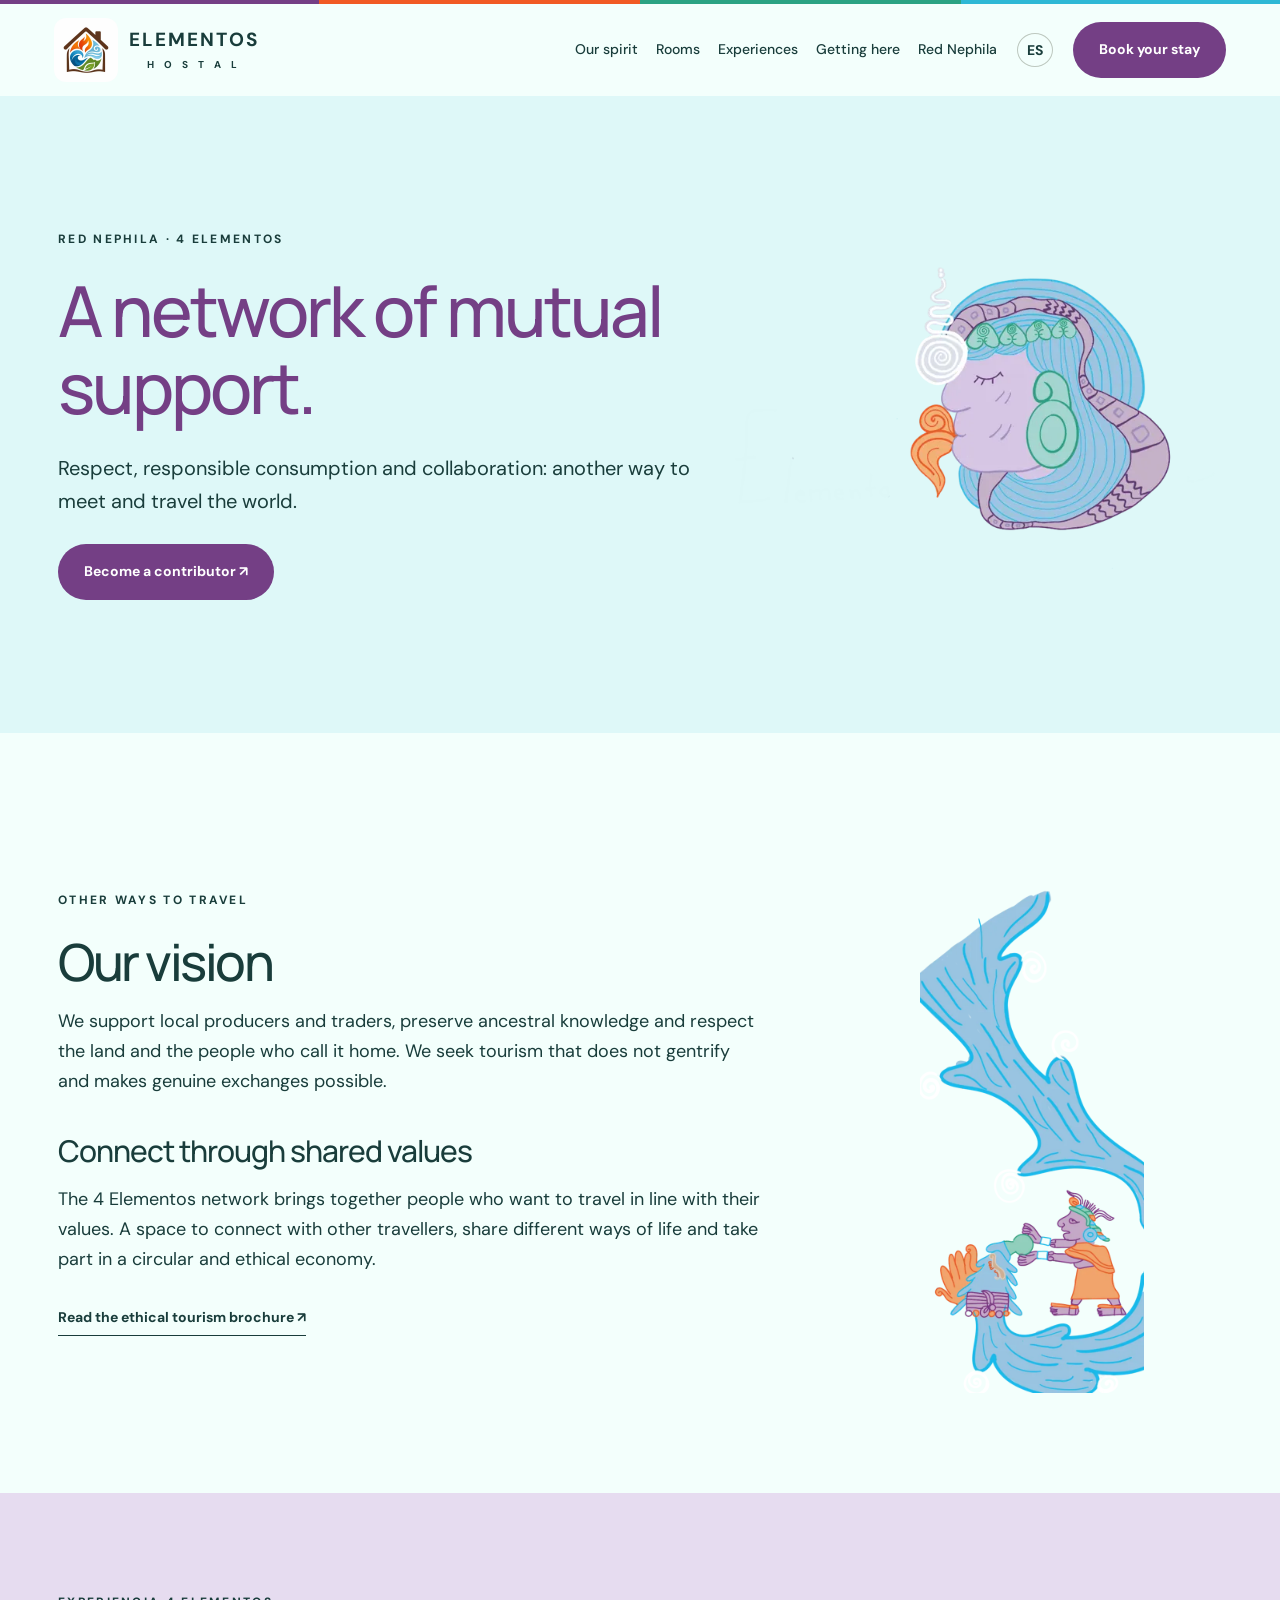
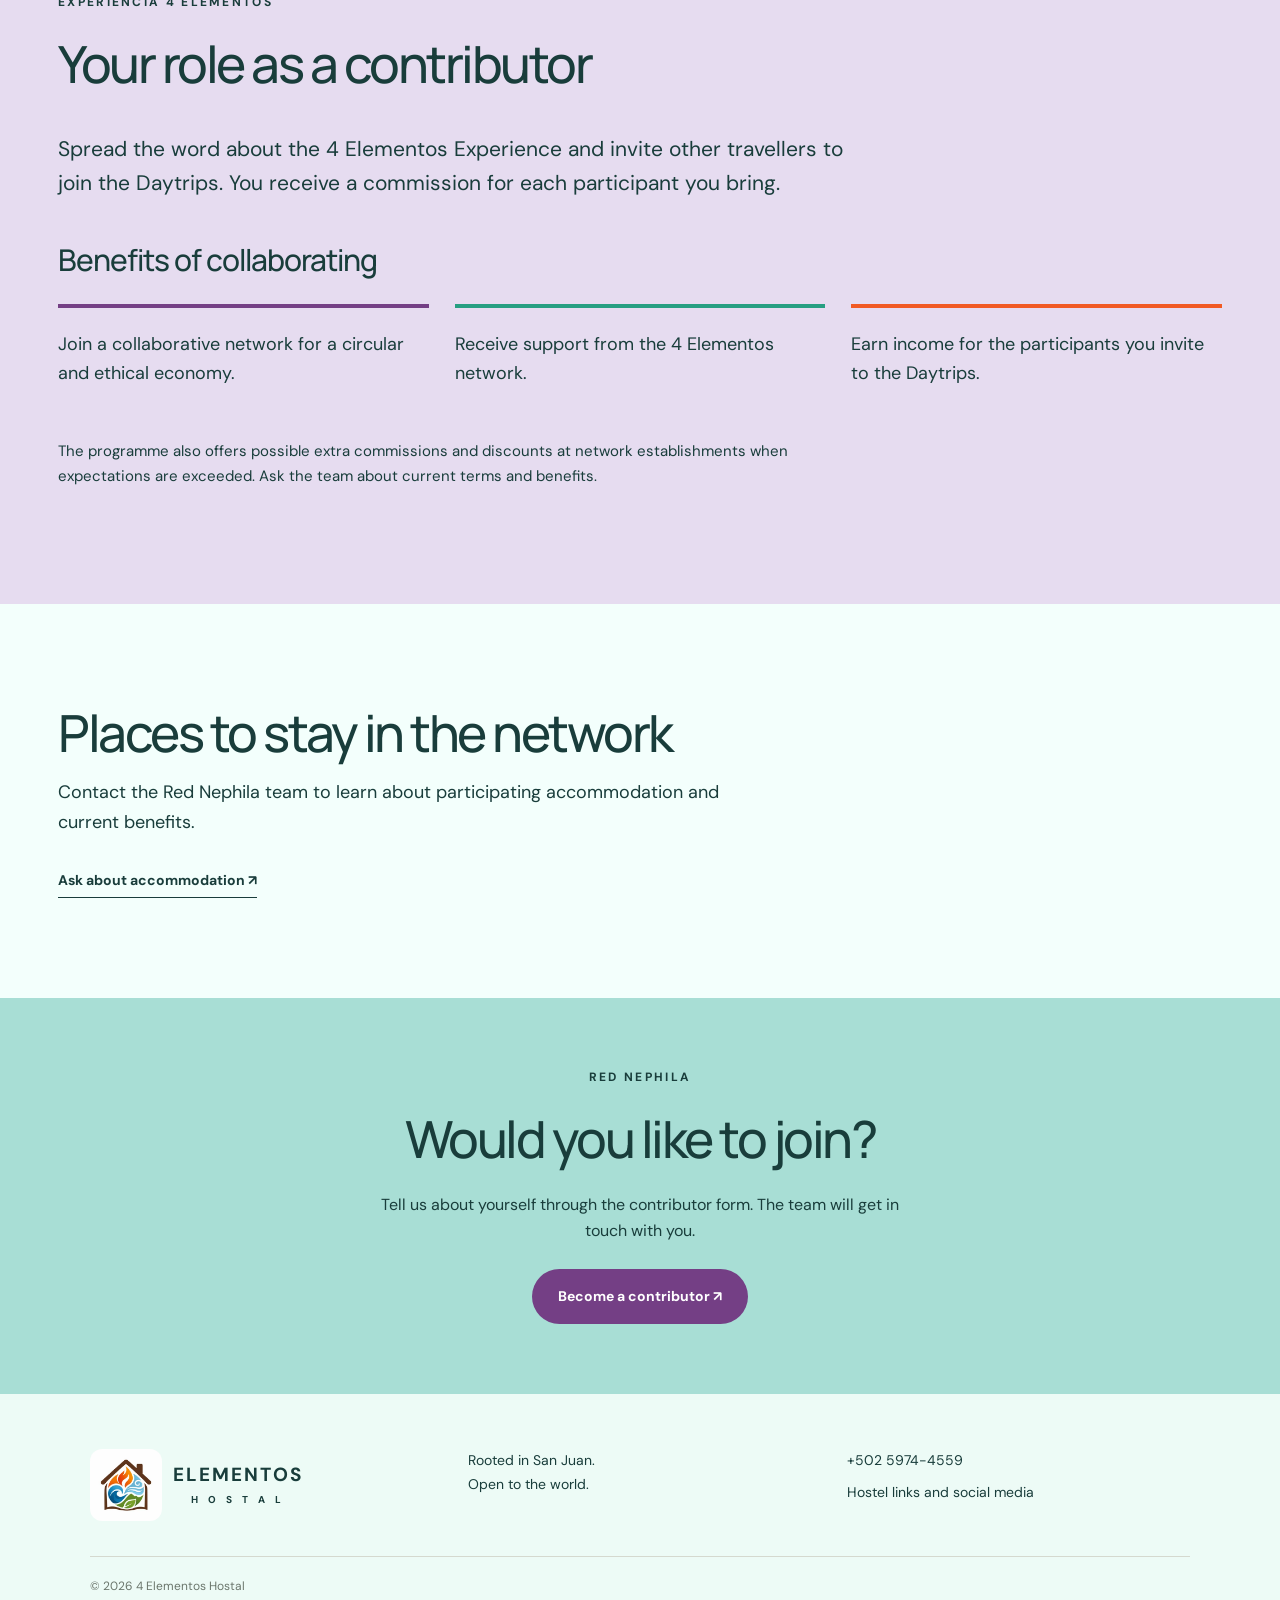
<file: red-nephila-en.html>
<!doctype html>
<html lang="en"><head><meta charset="utf-8"><meta name="viewport" content="width=device-width, initial-scale=1"><title>Red Nephila | 4 Elementos Hostal</title><meta name="description" content="Rest, share and connect at 4 Elementos Hostal. Accommodation and community experiences in San Juan La Laguna, Guatemala."><link rel="stylesheet" href="style.css?v=20261126-icon"><link rel="icon" type="image/png" href="assets/favicon.png"></head>
<body><a class="skip" href="#contenido">Skip to content</a><header><a class="brand" href="index-en.html#inicio" aria-label="4 Elementos Hostal, home"><img class="brand-icon" src="assets/hostel-icon.webp" alt="" width="64" height="64"><span>ELEMENTOS<small>H O S T A L</small></span></a><button class="menu" aria-expanded="false" aria-controls="nav">Menu</button><nav id="nav"><a href="index-en.html#nosotros">Our spirit</a><a href="rooms-en.html">Rooms</a><a href="index-en.html#experiencias">Experiences</a><a href="index-en.html#ubicacion">Getting here</a><a href="red-nephila-en.html">Red Nephila</a></nav><a class="language" href="red-nephila.html" lang="es" hreflang="es" aria-label="Leer esta página en español">ES</a><a class="button header-book" href="index-en.html#reservar">Book your stay</a></header>
<main id="contenido"><section class="nephila-hero"><div class="wrap nephila-layout"><div><p class="eyebrow">RED NEPHILA · 4 ELEMENTOS</p><h1>A network of mutual support.</h1><p>Respect, responsible consumption and collaboration: another way to meet and travel the world.</p><a class="button" href="#colaborar">Become a contributor ↗</a></div><img src="assets/elementos-illustration.webp" alt="" fetchpriority="high"></div></section>
<section class="wrap network-story"><div><p class="eyebrow">OTHER WAYS TO TRAVEL</p><h2>Our vision</h2><p>We support local producers and traders, preserve ancestral knowledge and respect the land and the people who call it home. We seek tourism that does not gentrify and makes genuine exchanges possible.</p><h3>Connect through shared values</h3><p>The 4 Elementos network brings together people who want to travel in line with their values. A space to connect with other travellers, share different ways of life and take part in a circular and ethical economy.</p><a class="text-link" href="https://ugc.production.linktr.ee/7d489c38-d4b0-408f-9ec5-088a8ecd4419_Turismo-etico.pdf" target="_blank" rel="noopener">Read the ethical tourism brochure ↗</a></div><img src="assets/elementos-river.webp" alt="" loading="lazy"></section>
<section class="collaboration"><div class="wrap"><div class="section-head"><div><p class="eyebrow">EXPERIENCIA 4 ELEMENTOS</p><h2>Your role as a contributor</h2></div></div><p class="role-copy">Spread the word about the 4 Elementos Experience and invite other travellers to join the Daytrips. You receive a commission for each participant you bring.</p><h3>Benefits of collaborating</h3><ul class="benefit-grid"><li>Join a collaborative network for a circular and ethical economy.</li><li>Receive support from the 4 Elementos network.</li><li>Earn income for the participants you invite to the Daytrips.</li></ul><p class="benefit-note">The programme also offers possible extra commissions and discounts at network establishments when expectations are exceeded. Ask the team about current terms and benefits.</p></div></section>
<section class="wrap network-stays" id="hospedajes"><h2>Places to stay in the network</h2><p>Contact the Red Nephila team to learn about participating accommodation and current benefits.</p><a class="text-link" href="https://wa.me/50259744559?text=Hello%2C%20I%20would%20like%20to%20know%20about%20accommodation%20and%20benefits%20in%20Red%20Nephila." target="_blank" rel="noopener">Ask about accommodation ↗</a></section>
<section class="join-network" id="colaborar"><div class="wrap"><p class="eyebrow">RED NEPHILA</p><h2>Would you like to join?</h2><p>Tell us about yourself through the contributor form. The team will get in touch with you.</p><a class="button" href="https://docs.google.com/forms/d/e/1FAIpQLScbn2fFxcir3XQYRpGuKJZSDqJ8tsdgIek5c41biE-KqbYxZQ/viewform" target="_blank" rel="noopener">Become a contributor ↗</a></div></section></main><footer><a class="brand" href="index-en.html#inicio"><img class="brand-icon" src="assets/hostel-icon.webp" alt="" width="64" height="64"><span>ELEMENTOS<small>H O S T A L</small></span></a><p>Rooted in San Juan.<br>Open to the world.</p><div><a href="tel:+50259744559">+502 5974-4559</a><a href="https://linktr.ee/4elementoshostal" target="_blank" rel="noopener">Hostel links and social media</a></div><small>© <span id="year">2026</span> 4 Elementos Hostal</small></footer>
<dialog aria-label="Photo gallery"><button class="close" aria-label="Close gallery">Close ×</button><img alt=""><p></p></dialog><script src="app.js"></script></body></html>
</file>
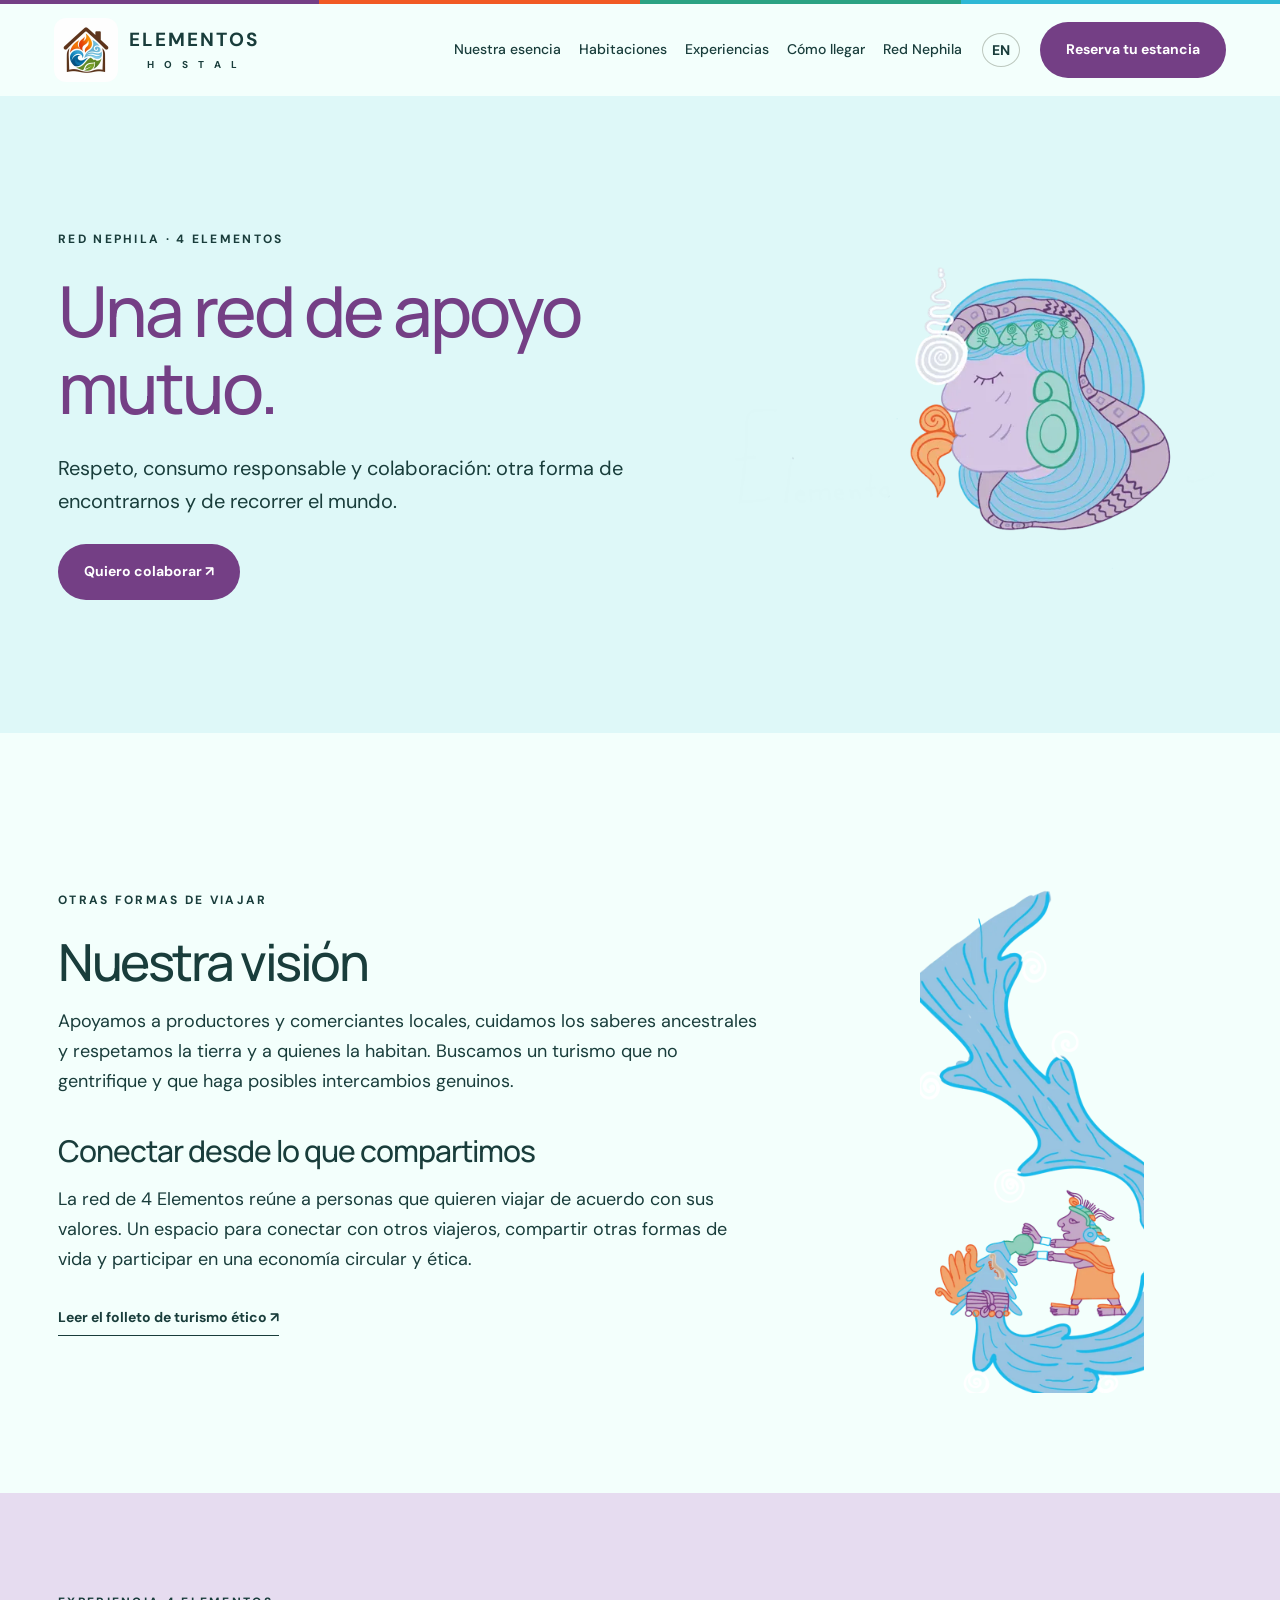
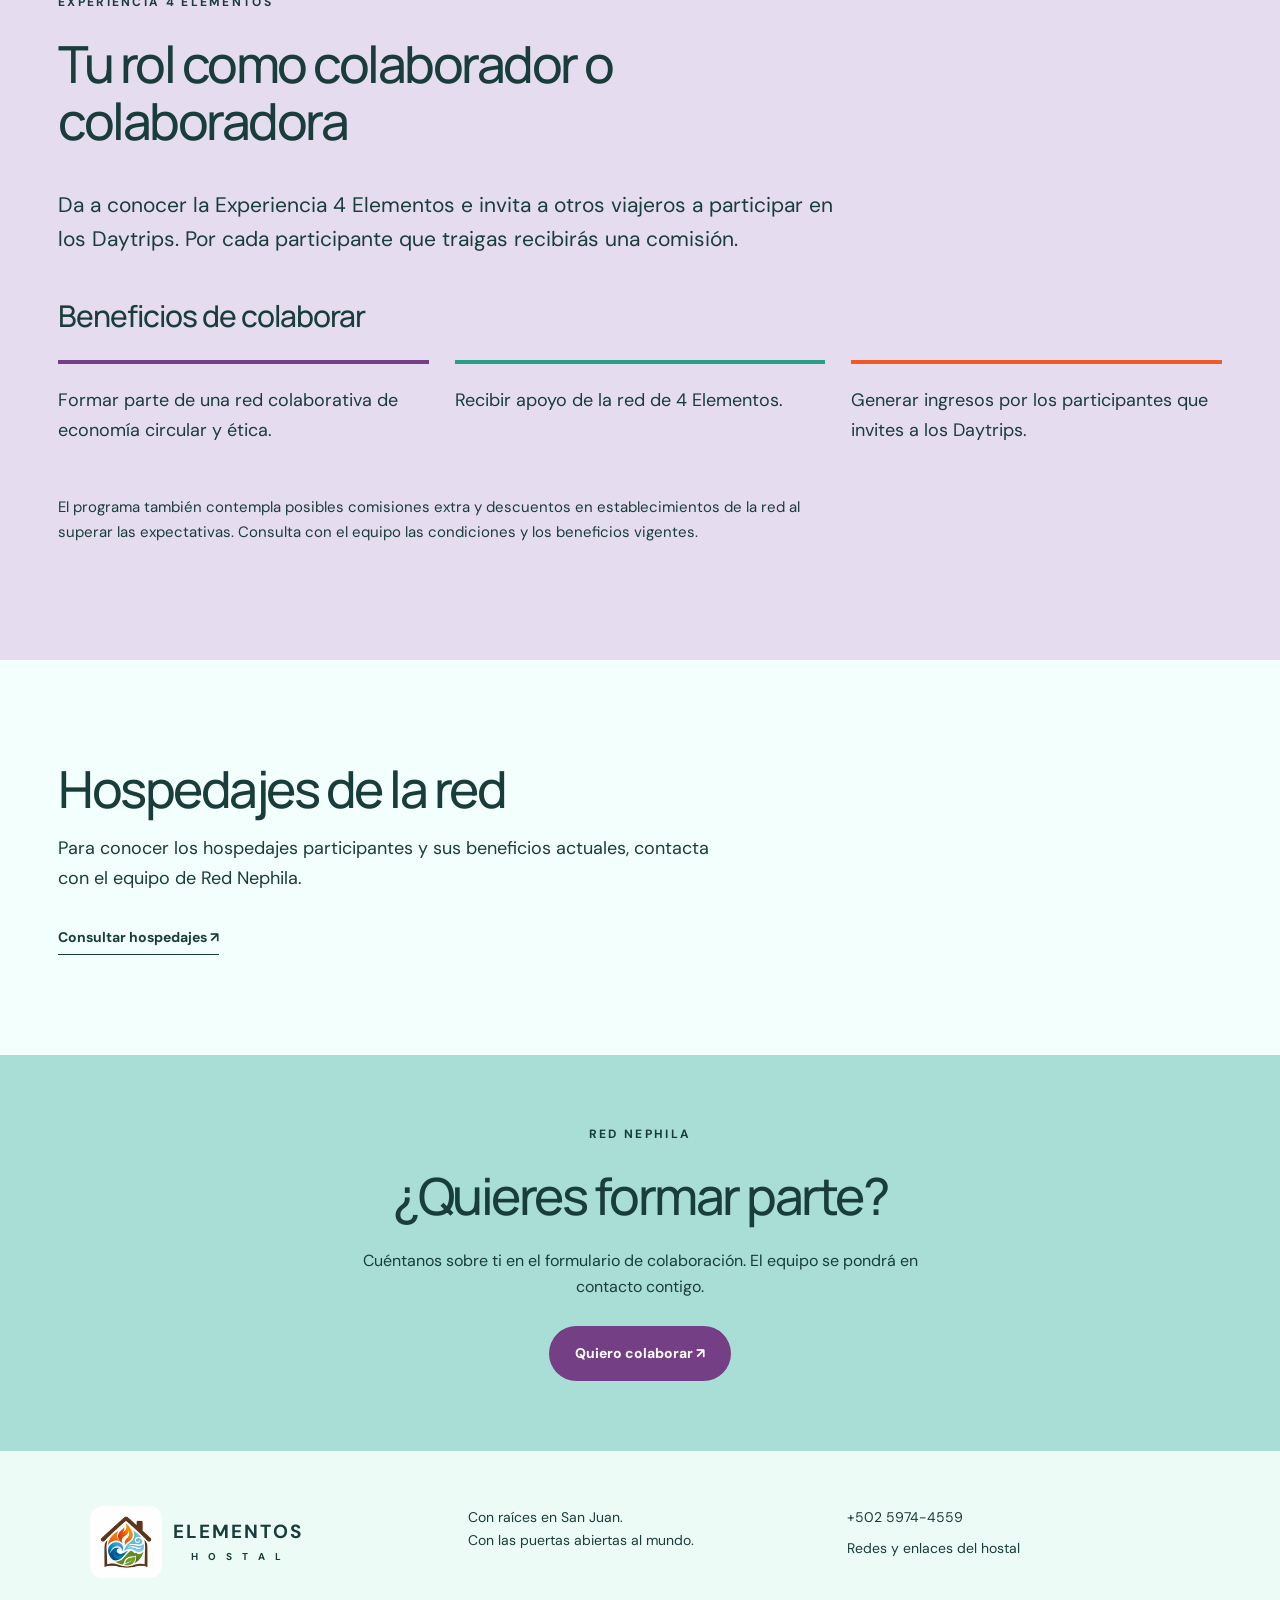
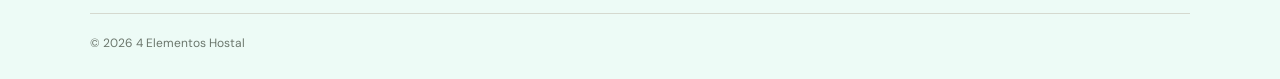
<file: red-nephila.html>
<!doctype html>
<html lang="es"><head><meta charset="utf-8"><meta name="viewport" content="width=device-width, initial-scale=1"><title>Red Nephila | 4 Elementos Hostal</title><meta name="description" content="Descansa, comparte y conecta en 4 Elementos Hostal. Hospedaje y experiencias comunitarias en San Juan La Laguna, Guatemala."><link rel="stylesheet" href="style.css?v=20261126-icon"><link rel="icon" type="image/png" href="assets/favicon.png"></head>
<body><a class="skip" href="#contenido">Ir al contenido</a><header><a class="brand" href="index.html#inicio" aria-label="4 Elementos Hostal, inicio"><img class="brand-icon" src="assets/hostel-icon.webp" alt="" width="64" height="64"><span>ELEMENTOS<small>H O S T A L</small></span></a><button class="menu" aria-expanded="false" aria-controls="nav">Menú</button><nav id="nav"><a href="index.html#nosotros">Nuestra esencia</a><a href="habitaciones.html">Habitaciones</a><a href="index.html#experiencias">Experiencias</a><a href="index.html#ubicacion">Cómo llegar</a><a href="red-nephila.html">Red Nephila</a></nav><a class="language" href="red-nephila-en.html" lang="en" hreflang="en" aria-label="Read this page in English">EN</a><a class="button header-book" href="index.html#reservar">Reserva tu estancia</a></header>
<main id="contenido"><section class="nephila-hero"><div class="wrap nephila-layout"><div><p class="eyebrow">RED NEPHILA · 4 ELEMENTOS</p><h1>Una red de apoyo mutuo.</h1><p>Respeto, consumo responsable y colaboración: otra forma de encontrarnos y de recorrer el mundo.</p><a class="button" href="#colaborar">Quiero colaborar ↗</a></div><img src="assets/elementos-illustration.webp" alt="" fetchpriority="high"></div></section>
<section class="wrap network-story"><div><p class="eyebrow">OTRAS FORMAS DE VIAJAR</p><h2>Nuestra visión</h2><p>Apoyamos a productores y comerciantes locales, cuidamos los saberes ancestrales y respetamos la tierra y a quienes la habitan. Buscamos un turismo que no gentrifique y que haga posibles intercambios genuinos.</p><h3>Conectar desde lo que compartimos</h3><p>La red de 4 Elementos reúne a personas que quieren viajar de acuerdo con sus valores. Un espacio para conectar con otros viajeros, compartir otras formas de vida y participar en una economía circular y ética.</p><a class="text-link" href="https://ugc.production.linktr.ee/7d489c38-d4b0-408f-9ec5-088a8ecd4419_Turismo-etico.pdf" target="_blank" rel="noopener">Leer el folleto de turismo ético ↗</a></div><img src="assets/elementos-river.webp" alt="" loading="lazy"></section>
<section class="collaboration"><div class="wrap"><div class="section-head"><div><p class="eyebrow">EXPERIENCIA 4 ELEMENTOS</p><h2>Tu rol como colaborador o colaboradora</h2></div></div><p class="role-copy">Da a conocer la Experiencia 4 Elementos e invita a otros viajeros a participar en los Daytrips. Por cada participante que traigas recibirás una comisión.</p><h3>Beneficios de colaborar</h3><ul class="benefit-grid"><li>Formar parte de una red colaborativa de economía circular y ética.</li><li>Recibir apoyo de la red de 4 Elementos.</li><li>Generar ingresos por los participantes que invites a los Daytrips.</li></ul><p class="benefit-note">El programa también contempla posibles comisiones extra y descuentos en establecimientos de la red al superar las expectativas. Consulta con el equipo las condiciones y los beneficios vigentes.</p></div></section>
<section class="wrap network-stays" id="hospedajes"><h2>Hospedajes de la red</h2><p>Para conocer los hospedajes participantes y sus beneficios actuales, contacta con el equipo de Red Nephila.</p><a class="text-link" href="https://wa.me/50259744559?text=Hola%2C%20quisiera%20conocer%20los%20hospedajes%20y%20beneficios%20de%20Red%20Nephila." target="_blank" rel="noopener">Consultar hospedajes ↗</a></section>
<section class="join-network" id="colaborar"><div class="wrap"><p class="eyebrow">RED NEPHILA</p><h2>¿Quieres formar parte?</h2><p>Cuéntanos sobre ti en el formulario de colaboración. El equipo se pondrá en contacto contigo.</p><a class="button" href="https://docs.google.com/forms/d/e/1FAIpQLScbn2fFxcir3XQYRpGuKJZSDqJ8tsdgIek5c41biE-KqbYxZQ/viewform" target="_blank" rel="noopener">Quiero colaborar ↗</a></div></section></main><footer><a class="brand" href="index.html#inicio"><img class="brand-icon" src="assets/hostel-icon.webp" alt="" width="64" height="64"><span>ELEMENTOS<small>H O S T A L</small></span></a><p>Con raíces en San Juan.<br>Con las puertas abiertas al mundo.</p><div><a href="tel:+50259744559">+502 5974-4559</a><a href="https://linktr.ee/4elementoshostal" target="_blank" rel="noopener">Redes y enlaces del hostal</a></div><small>© <span id="year">2026</span> 4 Elementos Hostal</small></footer>
<dialog aria-label="Galería de fotos"><button class="close" aria-label="Cerrar galería">Cerrar ×</button><img alt=""><p></p></dialog><script src="app.js"></script></body></html>
</file>
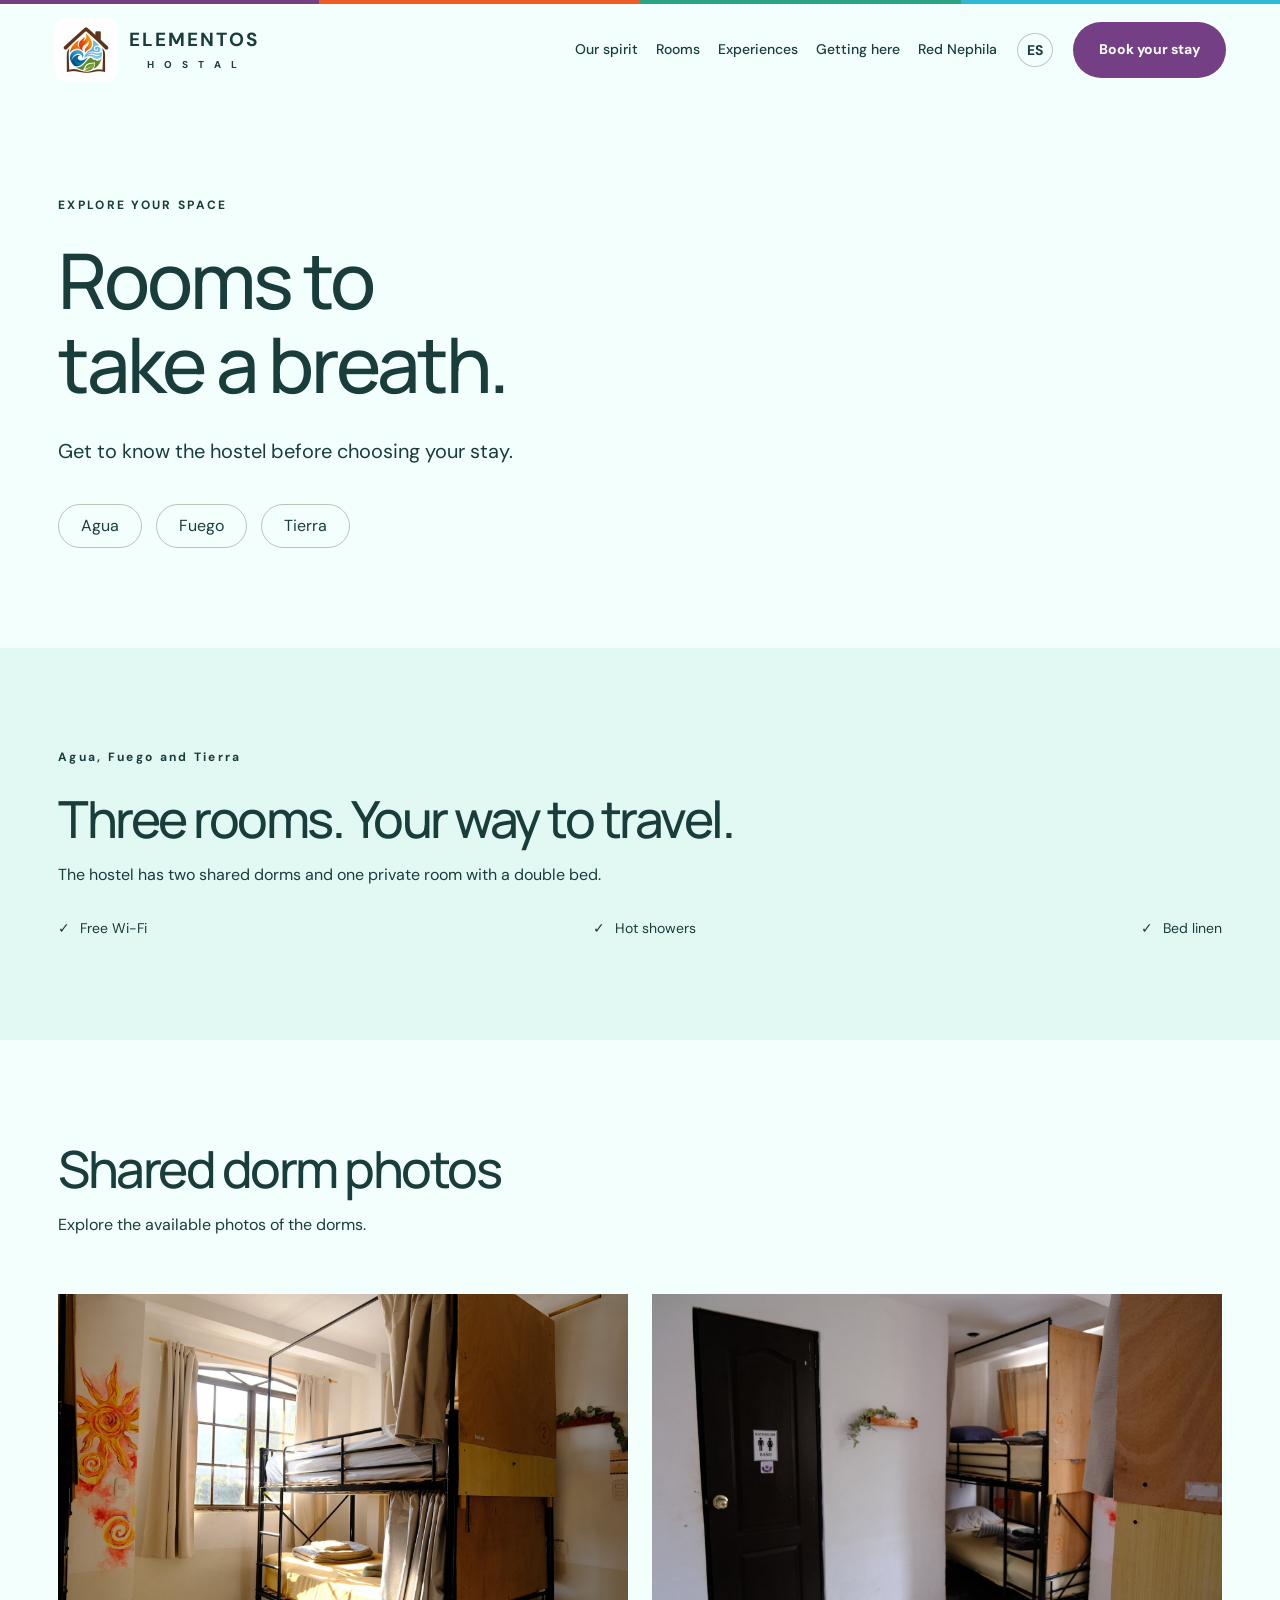
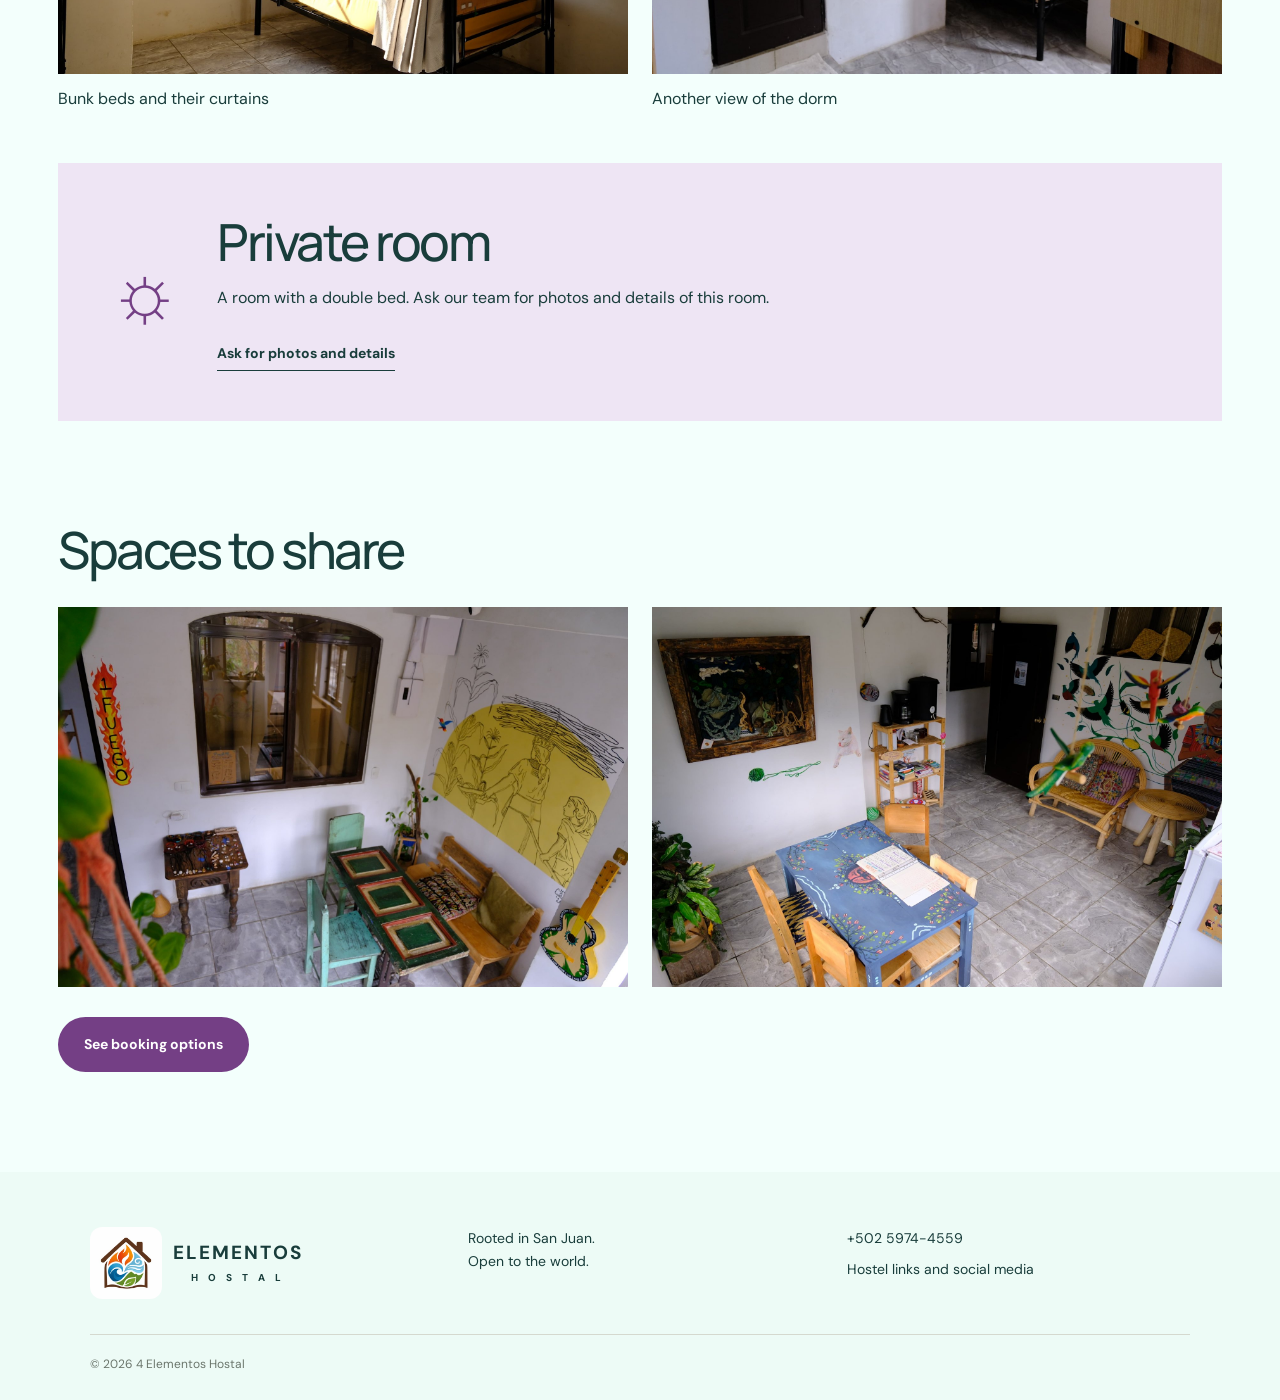
<file: rooms-en.html>
<!doctype html>
<html lang="en"><head><meta charset="utf-8"><meta name="viewport" content="width=device-width, initial-scale=1"><title>Rooms | 4 Elementos Hostal</title><meta name="description" content="Rest, share and connect at 4 Elementos Hostal. Accommodation and community experiences in San Juan La Laguna, Guatemala."><link rel="stylesheet" href="style.css?v=20261126-icon"><link rel="icon" type="image/png" href="assets/favicon.png"></head>
<body><a class="skip" href="#contenido">Skip to content</a><header><a class="brand" href="index-en.html#inicio" aria-label="4 Elementos Hostal, home"><img class="brand-icon" src="assets/hostel-icon.webp" alt="" width="64" height="64"><span>ELEMENTOS<small>H O S T A L</small></span></a><button class="menu" aria-expanded="false" aria-controls="nav">Menu</button><nav id="nav"><a href="index-en.html#nosotros">Our spirit</a><a href="rooms-en.html">Rooms</a><a href="index-en.html#experiencias">Experiences</a><a href="index-en.html#ubicacion">Getting here</a><a href="red-nephila-en.html">Red Nephila</a></nav><a class="language" href="habitaciones.html" lang="es" hreflang="es" aria-label="Leer esta página en español">ES</a><a class="button header-book" href="index-en.html#reservar">Book your stay</a></header>
<main id="contenido"><section class="page-hero wrap"><p class="eyebrow">EXPLORE YOUR SPACE</p><h1>Rooms to<br>take a breath.</h1><p>Get to know the hostel before choosing your stay.</p><div class="room-names"><span>Agua</span><span>Fuego</span><span>Tierra</span></div></section><section class="rooms"><div class="wrap"><p class="eyebrow">Agua, Fuego and Tierra</p><h2>Three rooms. Your way to travel.</h2><p>The hostel has two shared dorms and one private room with a double bed.</p><div class="amenities"><span>Free Wi-Fi</span><span>Hot showers</span><span>Bed linen</span></div></div></section><section class="wrap"><div class="section-head"><div><h2>Shared dorm photos</h2><p>Explore the available photos of the dorms.</p></div></div><div class="room-gallery"><button data-photo="5" aria-label="Enlarge dorm photo"><img src="assets/hostal-5.jpg" alt="Bunk beds and their curtains"><span>Bunk beds and their curtains</span></button><button data-photo="6" aria-label="Enlarge dorm photo"><img src="assets/hostal-6.jpg" alt="Another view of the dorm"><span>Another view of the dorm</span></button></div><div class="private-detail"><span class="sun" aria-hidden="true">☼</span><div><h2>Private room</h2><p>A room with a double bed. Ask our team for photos and details of this room.</p><a class="text-link" href="https://wa.me/50259744559?text=Hello%2C%20could%20you%20share%20photos%20and%20details%20of%20the%20private%20room%3F" target="_blank" rel="noopener">Ask for photos and details</a></div></div></section><section class="wrap shared-spaces"><h2>Spaces to share</h2><div class="room-gallery"><button data-photo="2" aria-label="Enlarge common-area photo"><img src="assets/hostal-2.jpg" alt="Local art, a guitar and the hostel common area" loading="lazy"></button><button data-photo="4" aria-label="Enlarge common-area photo"><img src="assets/hostal-4.jpg" alt="Common area with books and hand-painted furniture" loading="lazy"></button></div><a class="button" href="index-en.html#reservar">See booking options</a></section></main><footer><a class="brand" href="index-en.html#inicio"><img class="brand-icon" src="assets/hostel-icon.webp" alt="" width="64" height="64"><span>ELEMENTOS<small>H O S T A L</small></span></a><p>Rooted in San Juan.<br>Open to the world.</p><div><a href="tel:+50259744559">+502 5974-4559</a><a href="https://linktr.ee/4elementoshostal" target="_blank" rel="noopener">Hostel links and social media</a></div><small>© <span id="year">2026</span> 4 Elementos Hostal</small></footer>
<dialog aria-label="Photo gallery"><button class="close" aria-label="Close gallery">Close ×</button><img alt=""><p></p></dialog><script src="app.js"></script></body></html>
</file>
<file: style.css>
@import url('https://fonts.googleapis.com/css2?family=DM+Sans:wght@400;500;600;700&family=Manrope:wght@400;500;600;700;800&display=swap');
:root{--green:#07583e;--ink:#193d3b;--paper:#f3fffc;--sand:#a8ded5;--rust:#743f85;--purple:#743f85;--orange:#f15a24;--aqua:#2db8d5}*{box-sizing:border-box}html{scroll-behavior:smooth;scroll-padding-top:96px}body{margin:0;background:var(--paper);color:var(--ink);font-family:'DM Sans',sans-serif;font-size:16px;line-height:1.65}a{color:inherit;text-decoration:none}button{font:inherit;cursor:pointer}img{display:block;width:100%;object-fit:cover}a,button{ -webkit-tap-highlight-color:transparent}a:focus-visible,button:focus-visible,summary:focus-visible{outline:3px solid #d28b3b;outline-offset:6px}.skip{position:fixed;top:-100px;background:white;padding:12px;z-index:100}.skip:focus{top:0}header{height:96px;padding:0 4.2%;display:flex;align-items:center;gap:40px;background:var(--paper);position:sticky;top:0;z-index:10}.brand{display:flex;gap:11px;align-items:center;line-height:1.1;font-size:19px;letter-spacing:2px;font-weight:700}.brand small{display:block;text-align:center;font-size:10px;margin-top:8px;letter-spacing:4px}.brand-mark{font-family:Georgia,serif;font-size:52px;font-weight:400;line-height:1;border:1px solid currentColor;border-radius:50%;width:57px;height:57px;text-align:center}nav{display:flex;gap:26px;margin-left:auto;font-size:14px;font-weight:500}nav a:hover,.text-link:hover{color:var(--rust)}.button{display:inline-flex;align-items:center;justify-content:center;background:var(--green);color:white;padding:15px 25px;font-size:14px;font-weight:700;border:1px solid transparent;border-radius:3px;transition:transform .2s,background .2s}.button:hover{transform:translateY(-2px);background:#3d5e50}.menu{display:none}.hero{height:min(740px,calc(100svh - 96px));min-height:560px;position:relative;color:white}.hero-image,.hero-shade{position:absolute;inset:0;height:100%}.hero-image{object-position:center 52%}.hero-shade{background:linear-gradient(90deg,rgba(11,27,21,.78),rgba(11,27,21,.18) 85%),linear-gradient(0deg,rgba(11,27,21,.5),transparent 35%)}.hero-copy{position:relative;padding:82px 7%;}.eyebrow{font-size:12px;font-weight:700;letter-spacing:2.3px;margin:0 0 22px}h1,h2,h3{font-family:Manrope,sans-serif;letter-spacing:-2.5px;font-weight:500;line-height:1.1;margin:0}h1{font-size:clamp(62px,7.1vw,108px);letter-spacing:-5px}h2{font-size:clamp(36px,4vw,58px)}h3{font-size:30px;letter-spacing:-1px}.hero-copy>p:not(.eyebrow){font-size:19px;margin:26px 0 30px;line-height:1.6}.sand{background:var(--sand);color:#263e35}.sand:hover{background:#f0d2ad}.hero-bottom{position:absolute;bottom:28px;left:7%;right:7%;display:flex;justify-content:space-between;font-size:13px;letter-spacing:.6px}.hero-bottom a{border-bottom:1px solid #ffffff80}.elements{display:flex;justify-content:space-evenly;padding:24px 5%;border-bottom:1px solid #deded3;font-size:17px;letter-spacing:2px}.wrap{max-width:1260px;margin:auto;padding:100px 48px}.intro{display:grid;grid-template-columns:1fr 1fr;gap:110px;align-items:center}.intro p:not(.eyebrow){max-width:480px;color:#526057}.text-link{display:inline-block;border-bottom:1px solid currentColor;padding-bottom:5px;font-size:14px;font-weight:700;margin-top:14px}figure{margin:0}figure img{height:510px;object-position:center 65%;border-radius:180px 180px 3px 3px}figcaption{font-size:13px;margin-top:13px;color:#667268;text-align:center}.rooms{background:#eeeee6}.section-head{display:flex;justify-content:space-between;align-items:flex-end;gap:35px;margin-bottom:40px}.section-head>p{font-size:15px;color:#5d695f;margin:0}.room-grid{display:grid;grid-template-columns:1.65fr 1fr;gap:24px}.room-photo{position:relative;min-height:460px;color:white;overflow:hidden}.room-photo img{height:100%;position:absolute}.room-photo:after{content:'';position:absolute;inset:0;background:linear-gradient(0deg,#10231fe6,transparent 80%)}.room-photo>div{position:absolute;bottom:32px;left:32px;right:20px;z-index:1}.room-photo .eyebrow{display:block;margin-bottom:12px}.room-grid a{display:inline-block;border-bottom:1px solid currentColor;margin-top:22px;font-size:14px}.private-room{background:#b85236;color:#fff9ef;padding:34px 40px;display:flex;flex-direction:column;align-items:flex-start;justify-content:center}.private-room h3{font-size:42px}.private-room .sun{font-size:60px;line-height:1;margin-bottom:24px}.private-room p:not(.eyebrow){margin-bottom:0}.amenities{display:flex;flex-wrap:wrap;justify-content:space-between;gap:20px;font-size:14px;margin-top:28px}.amenities span:before{content:'✓';margin-right:10px}.experience-layout{display:grid;grid-template-columns:1.15fr 1fr;gap:70px;align-items:center}.experience-layout>img{height:560px}.experience-list article{padding:24px 0;border-bottom:1px solid #d5d9cf}.experience-list article:first-child{padding-top:0}.experience-list span{font-size:11px;font-weight:700;letter-spacing:2px;color:var(--rust)}.experience-list h3{margin-top:12px}.experience-list p{font-size:15px;color:#5d695f;margin-bottom:0}.gallery-section{padding-bottom:100px}.gallery-section .wrap{padding-top:0;padding-bottom:0}.section-head>span{font-size:13px;color:#667268}.gallery{display:grid;grid-template-columns:1.25fr 1fr 1fr;gap:18px;padding:0 4%}.gallery button{padding:0;border:0;background:none;overflow:hidden}.gallery img{height:310px;transition:transform .5s}.gallery button:hover img{transform:scale(1.04)}.location{border-top:1px solid #d5d9cf;display:grid;grid-template-columns:1fr 1fr;gap:110px}.location .button{margin-top:18px}.arrival{padding-top:10px}.arrival>p{color:#5d695f}.arrival>.text-link{margin:0 0 30px}details{border-top:1px solid #d5d9cf;padding:18px 0}summary{cursor:pointer;font-size:15px;font-weight:600}details p{font-size:14px}.booking{background:var(--green);color:var(--paper);text-align:center;padding:85px 24px}.booking h2{font-size:clamp(42px,5vw,68px)}.booking-buttons{display:flex;justify-content:center;gap:16px;margin-top:28px}.outline{border-color:#a5b4a9}.booking-note{font-size:12px;color:#ccd4c9;margin:22px 0 0}footer{display:grid;grid-template-columns:1fr 1fr 1fr;gap:35px;padding:55px 7% 25px;align-items:start}footer p{font-size:14px;margin:0}footer>div a{display:block;font-size:14px;margin-bottom:8px}footer>small{grid-column:1/-1;border-top:1px solid #d5d9cf;padding-top:20px;font-size:12px;color:#6b766c}dialog{border:0;padding:50px 18px 12px;background:var(--paper);max-width:90vw;max-height:92vh;width:1000px}dialog::backdrop{background:#10231fe6}dialog img{height:70vh;object-fit:contain}dialog p{text-align:center;margin:6px 0}.close{position:absolute;right:16px;top:10px;border:0;background:none;color:var(--ink);font-size:16px}
@media(min-width:1500px){.hero-copy{padding-top:110px}}@media(max-width:1050px){header{gap:18px;padding:0 25px}nav{gap:15px}nav a{font-size:12px}.header-book{padding:12px 16px}.intro,.location{gap:50px}.experience-layout{gap:36px}.brand{font-size:16px}.brand-mark{font-size:45px;width:50px;height:50px}}@media(max-width:760px){header{height:80px;padding:0 20px;gap:14px}.brand{font-size:14px;letter-spacing:1px}.brand small{font-size:8px;letter-spacing:2px}.brand-mark{height:42px;width:42px;font-size:39px}.header-book{margin-left:auto;font-size:12px;padding:11px 13px}.menu{display:block;border:0;background:none;padding:8px;font-size:14px;order:3}nav{display:none;position:absolute;top:80px;left:0;right:0;background:var(--paper);padding:22px;box-shadow:0 8px 12px #0001}nav.open{display:flex;flex-direction:column}nav a{font-size:16px;padding:8px}.hero{min-height:600px;height:calc(90svh - 80px)}.hero-copy{padding:74px 7%}.hero-image{object-position:58% center}.hero h1{font-size:68px;letter-spacing:-3.5px}.hero .eyebrow{font-size:10px;letter-spacing:1.8px}.hero-copy>p:not(.eyebrow){font-size:17px}.hero-bottom{font-size:11px}.hero-bottom span{max-width:170px}.elements{font-size:13px;letter-spacing:1px;padding:20px 10px}.wrap{padding:65px 24px}.intro,.location,.experience-layout{grid-template-columns:1fr;gap:36px}.intro figure img{height:430px;max-width:450px;margin:auto}.section-head{display:block}.section-head>p,.section-head>span{display:block;margin-top:22px}.room-grid{grid-template-columns:1fr}.room-photo{min-height:400px}.private-room{padding:36px;min-height:360px}.private-room h3 br{display:none}.amenities{justify-content:flex-start;gap:15px 22px;font-size:13px}.experience-layout>img{height:350px}.gallery{padding:0 24px;gap:10px;grid-template-columns:1fr 1fr}.gallery button:first-child{grid-column:1/-1}.gallery img{height:190px}.gallery button:first-child img{height:280px}.gallery-section{padding-bottom:60px}.booking-buttons{flex-direction:column;max-width:320px;margin:28px auto 0}footer{grid-template-columns:1fr;padding:40px 24px 24px;gap:25px}.booking{padding:65px 24px}html{scroll-padding-top:80px}dialog img{height:60vh}h2{letter-spacing:-1.5px}}
@media(prefers-reduced-motion:reduce){html{scroll-behavior:auto}*{transition:none!important}}
.language{font-size:14px;font-weight:700;border:1px solid #bdc8bf;border-radius:50%;padding:9px;line-height:1;flex-shrink:0}.language:hover{background:#e6c394}.page-hero h1{font-size:clamp(46px,6vw,80px);letter-spacing:-3px}.page-hero>p:not(.eyebrow){max-width:620px;font-size:20px;margin:28px 0}.room-names{display:flex;gap:14px;margin-top:36px}.room-names span{border:1px solid #b9c4b9;padding:8px 22px;border-radius:30px}.room-gallery{display:grid;grid-template-columns:1fr 1fr;gap:24px;margin:30px 0}.room-gallery button{padding:0;border:0;background:none;color:var(--ink);text-align:left;font-size:16px}.room-gallery img{height:380px;object-fit:cover}.room-gallery span{display:block;padding-top:12px}.private-detail{display:flex;align-items:center;gap:36px;padding:50px;background:#eee8db;margin-top:50px}.private-detail .sun{font-size:80px;color:var(--rust)}.private-detail p{max-width:650px}.shared-spaces{padding-top:0}.nephila-hero{background:var(--green);color:var(--paper)}.nephila-hero h1{font-size:clamp(56px,9vw,120px)}.nephila-hero p:not(.eyebrow){max-width:670px;font-size:22px;margin:30px 0 0}.network-sections{max-width:1000px}.network-sections article{padding:0 0 48px;margin-bottom:48px;border-bottom:1px solid #cbd3c7}.network-sections article>p:not(.eyebrow){max-width:650px;font-size:18px}.network-sections h2{font-size:42px}header{gap:20px}nav{gap:18px}.header-book{white-space:nowrap}
@media(max-width:1100px) and (min-width:761px){header{padding:0 18px;gap:12px}.brand{font-size:14px}.brand-mark{width:42px;height:42px;font-size:39px}nav{gap:12px}nav a{font-size:12px}.header-book{font-size:12px;padding:12px}.language{padding:7px}}
@media(max-width:850px){header{height:80px;padding:0 16px;gap:12px}.menu{display:block;border:0;background:none;padding:8px;font-size:14px;order:3}nav{display:none;position:absolute;top:80px;left:0;right:0;background:var(--paper);padding:22px;box-shadow:0 8px 12px #0001}nav.open{display:flex;flex-direction:column}nav a{font-size:16px;padding:8px}.language{margin-left:auto}.header-book{margin-left:0}.room-gallery img{height:280px}.page-hero{padding-top:64px}}
@media(max-width:520px){header .brand{font-size:11px;gap:6px}header .brand-mark{width:35px;height:35px;font-size:32px}header .brand small{font-size:7px;letter-spacing:1px}.header-book{font-size:11px;padding:9px 7px}header{gap:7px;padding:0 10px}.menu{font-size:12px;padding:5px}.language{font-size:12px;padding:7px}.room-gallery{grid-template-columns:1fr}.room-gallery img{height:290px}.private-detail{padding:28px;display:block}.private-detail .sun{font-size:50px}.page-hero h1{letter-spacing:-2px}.network-sections h2{font-size:34px}}

/* Palette and original illustrations from the hostel's ethical tourism brochure. */
header{border-top:4px solid transparent;border-image:linear-gradient(90deg,#743f85 25%,#f15a24 25%,#f15a24 50%,#2ba383 50%,#2ba383 75%,#2db8d5 75%) 1}
.brand-mark{color:var(--purple)}.button{background:var(--purple);border-radius:28px}.button:hover{background:#563063}.sand{background:#a8ded5;color:#193d3b}.sand:hover{background:#c5eee7}.elements{background:#dffafa;border-color:#a8ded5}.elements span:nth-child(1){color:#743f85}.elements span:nth-child(2){color:#087186}.elements span:nth-child(3){color:#ae3b12}.elements span:nth-child(4){color:#07583e}.rooms{background:#e2f8f3}.private-room{background:var(--purple)}.private-detail{background:#eee5f4}.language:hover{background:#a8ded5}.booking{background:#07583e}.booking .sand{background:#a8ded5;color:#193d3b}.ethos{display:grid;grid-template-columns:.85fr 1.15fr;align-items:center;gap:70px;padding-top:20px}.ethos-art{object-fit:contain;max-height:420px}.ethos h2{color:var(--purple)}.ethos p:not(.eyebrow){max-width:640px;font-size:18px}.nephila-hero{background:#def8f8;color:var(--ink)}.nephila-layout{display:grid;grid-template-columns:1.3fr 1fr;align-items:center;gap:20px;padding-top:70px;padding-bottom:70px}.nephila-hero h1{font-size:clamp(48px,5.5vw,78px);letter-spacing:-3px;color:var(--purple)}.nephila-hero p:not(.eyebrow){font-size:20px;margin:26px 0}.nephila-layout>img{object-fit:contain;width:100%}.network-story{display:grid;grid-template-columns:1.3fr .7fr;gap:80px;align-items:center}.network-story h3{margin-top:38px}.network-story p:not(.eyebrow){font-size:18px}.network-story>img{height:560px;object-fit:contain}.collaboration{background:#e6dcf0}.collaboration h2{max-width:800px}.role-copy{font-size:21px;max-width:800px;margin-bottom:42px}.benefit-grid{padding:0;list-style:none;display:grid;grid-template-columns:repeat(3,1fr);gap:26px;margin:28px 0}.benefit-grid li{border-top:4px solid var(--purple);padding:22px 0;font-size:18px}.benefit-grid li:nth-child(2){border-color:#279f82}.benefit-grid li:nth-child(3){border-color:#f15a24}.benefit-note{max-width:800px;font-size:15px}.network-stays p{max-width:670px;font-size:18px}.join-network{background:#a8ded5;text-align:center}.join-network p:not(.eyebrow){max-width:560px;margin:25px auto}.join-network .wrap{padding-top:70px;padding-bottom:70px}footer{background:#edfbf6}
@media(max-width:760px){.ethos{grid-template-columns:1fr;gap:10px;padding-top:0}.ethos-art{height:280px}.nephila-layout{grid-template-columns:1fr;padding-top:55px;padding-bottom:30px;gap:0}.nephila-layout>img{height:260px}.nephila-hero h1{font-size:52px;letter-spacing:-2px}.network-story{grid-template-columns:1fr;gap:25px}.network-story>img{height:360px}.benefit-grid{grid-template-columns:1fr;gap:0}.benefit-grid li{padding:20px 0}.role-copy{font-size:19px}}
@media(max-width:360px){.header-book{display:none}.nephila-hero h1{font-size:44px}}

.hostel-events{background:#eee5f5;margin-bottom:90px}.events-intro{max-width:760px;margin:24px 0 40px;font-size:18px}.events-grid{display:grid;grid-template-columns:repeat(4,minmax(0,1fr));gap:22px;align-items:start}.event-card{background:var(--paper);border-radius:18px;overflow:hidden;box-shadow:0 5px 16px #432d4f0d}.event-card>img{height:190px;object-fit:cover}.event-body{padding:22px}.event-body .eyebrow{font-size:10px;letter-spacing:1px;margin-bottom:14px}.event-body h3{font-size:24px;letter-spacing:-.7px;line-height:1.2;min-height:58px}.event-price{font-weight:700;color:var(--purple)}.event-body details{padding-bottom:0}.event-body summary{font-size:14px}.event-body dl{font-size:14px}.event-body dt{font-weight:700;margin-top:14px}.event-body dd{margin:3px 0}.event-policy{font-size:13px}.event-body .text-link{font-size:13px}@media(max-width:1050px){.events-grid{grid-template-columns:repeat(2,minmax(0,1fr))}}@media(max-width:520px){.events-grid{grid-template-columns:1fr}.event-card>img{height:220px}.event-body h3{min-height:0}.hostel-events{margin-bottom:60px}}

.brand-icon{width:64px;height:64px;object-fit:contain;flex-shrink:0;border-radius:12px}footer .brand-icon{width:72px;height:72px}@media(max-width:1050px){header .brand-icon{width:50px;height:50px}}@media(max-width:520px){header .brand-icon{width:40px;height:40px;border-radius:8px}}
</file>
